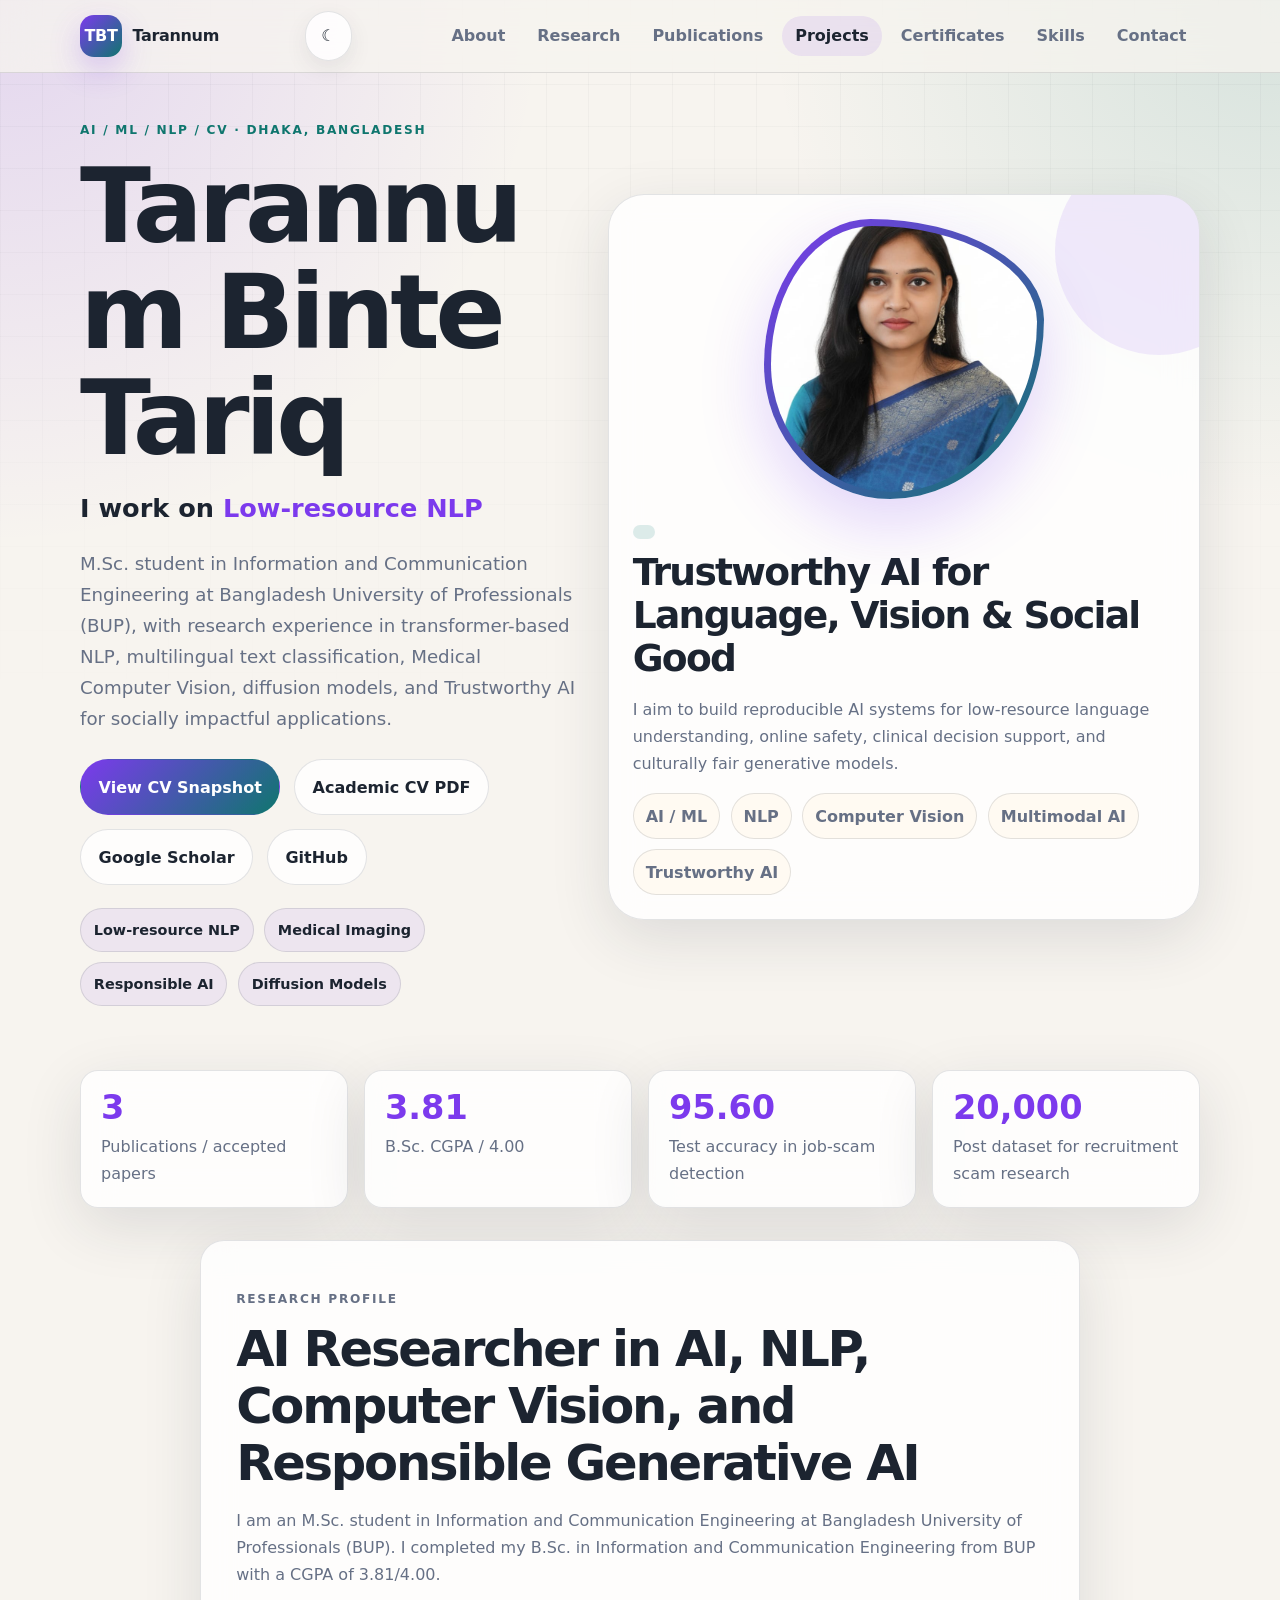
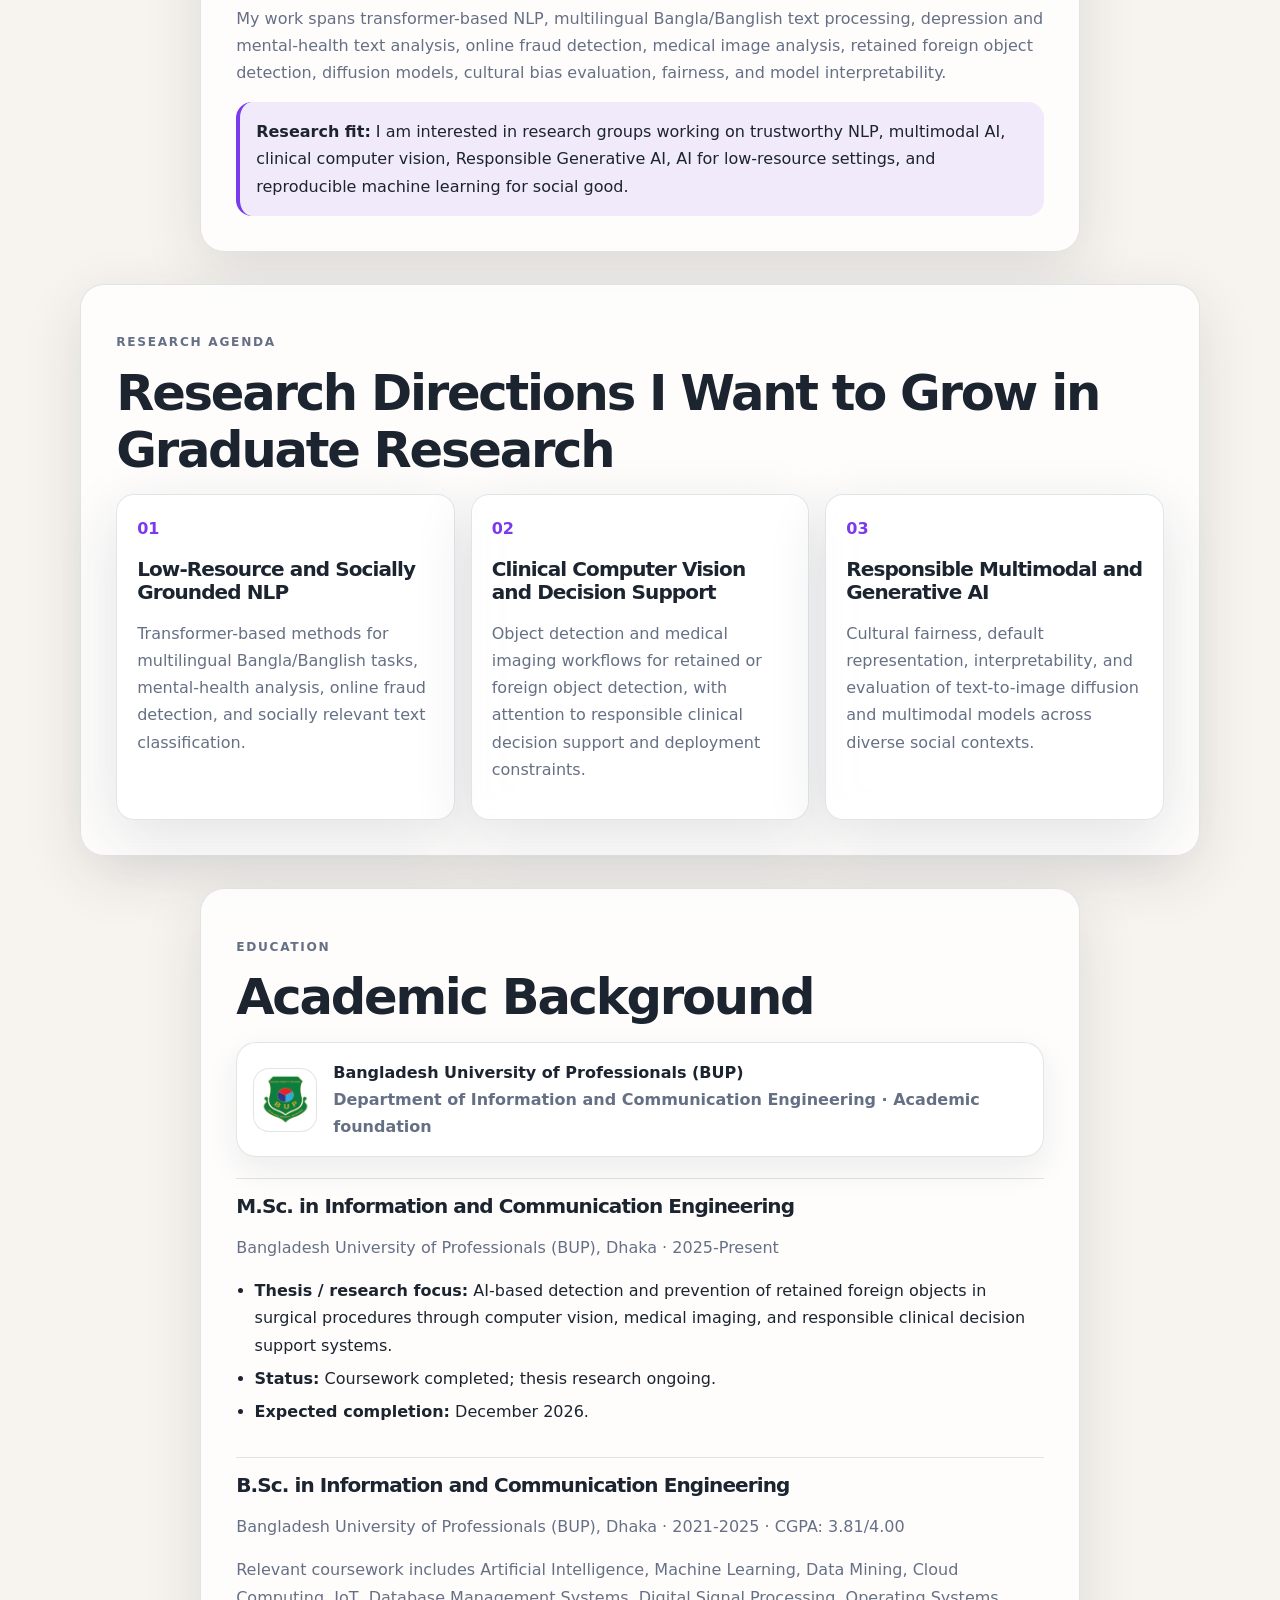
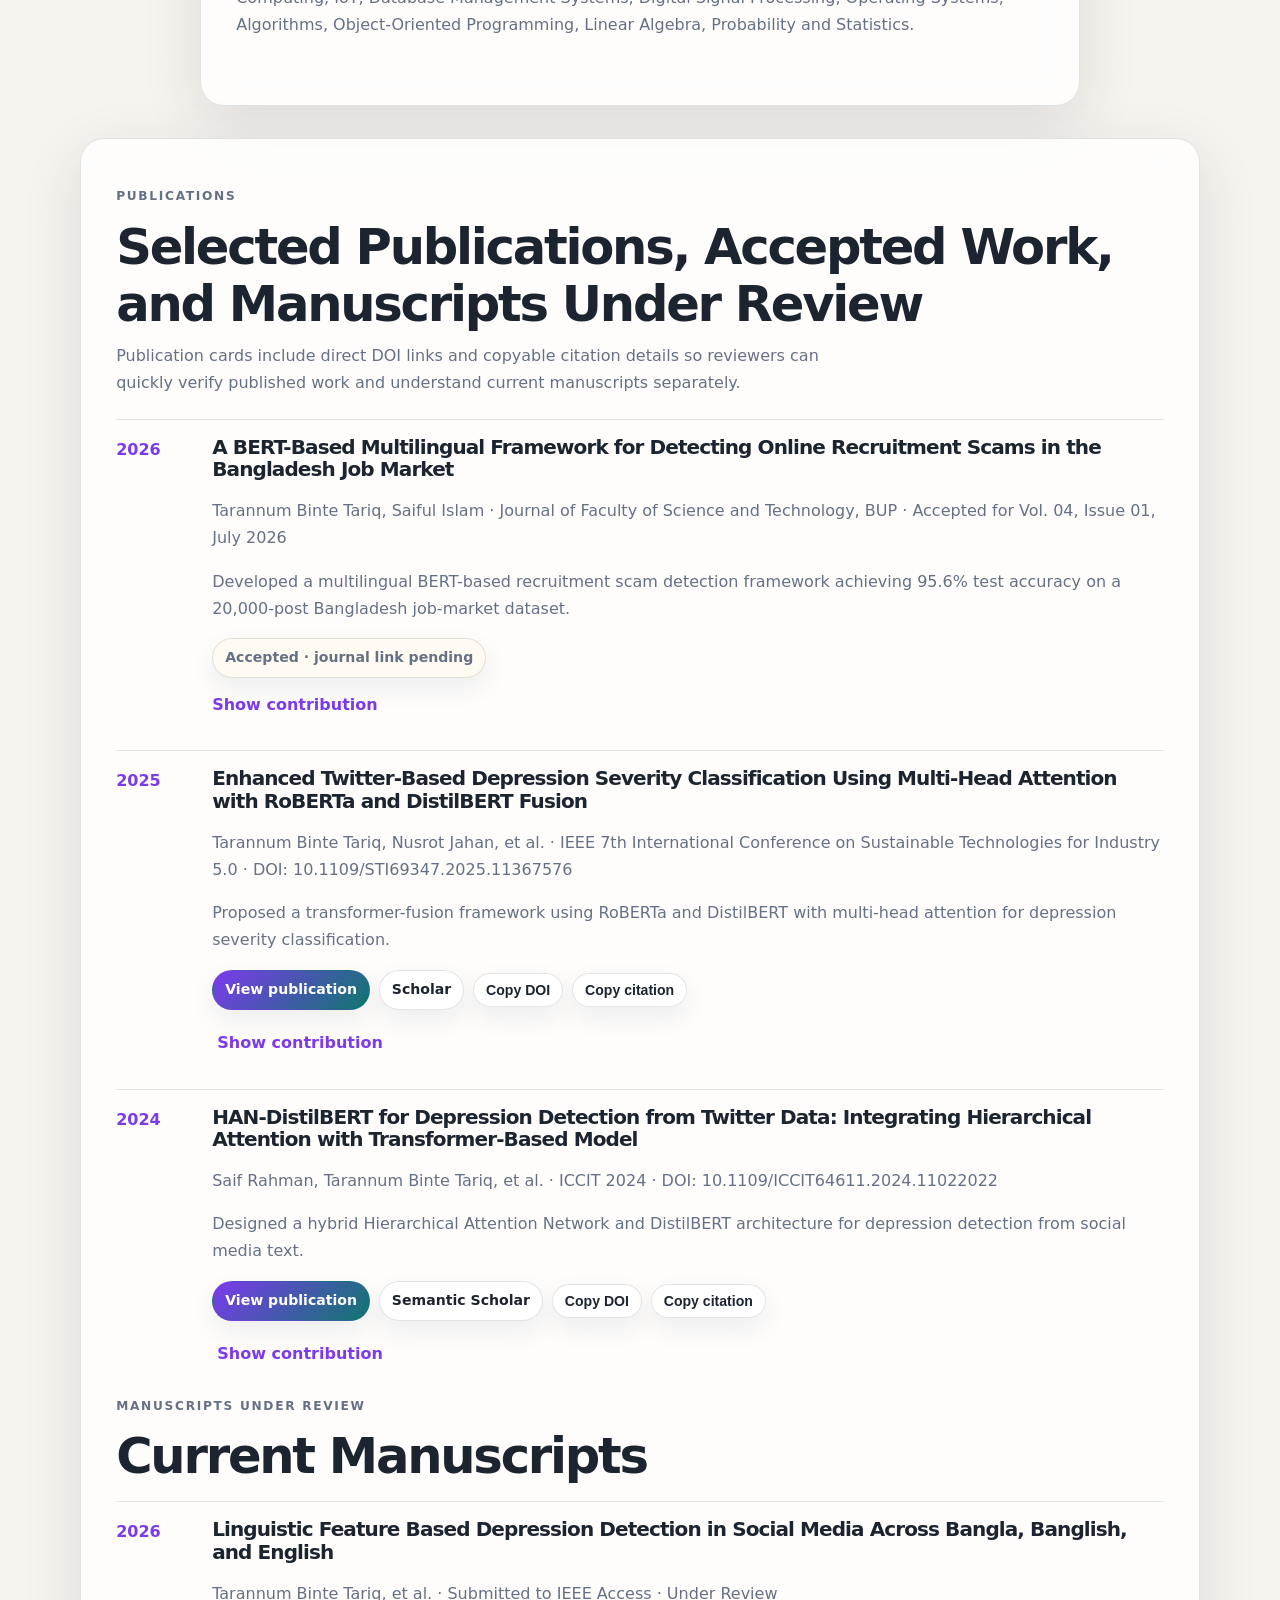
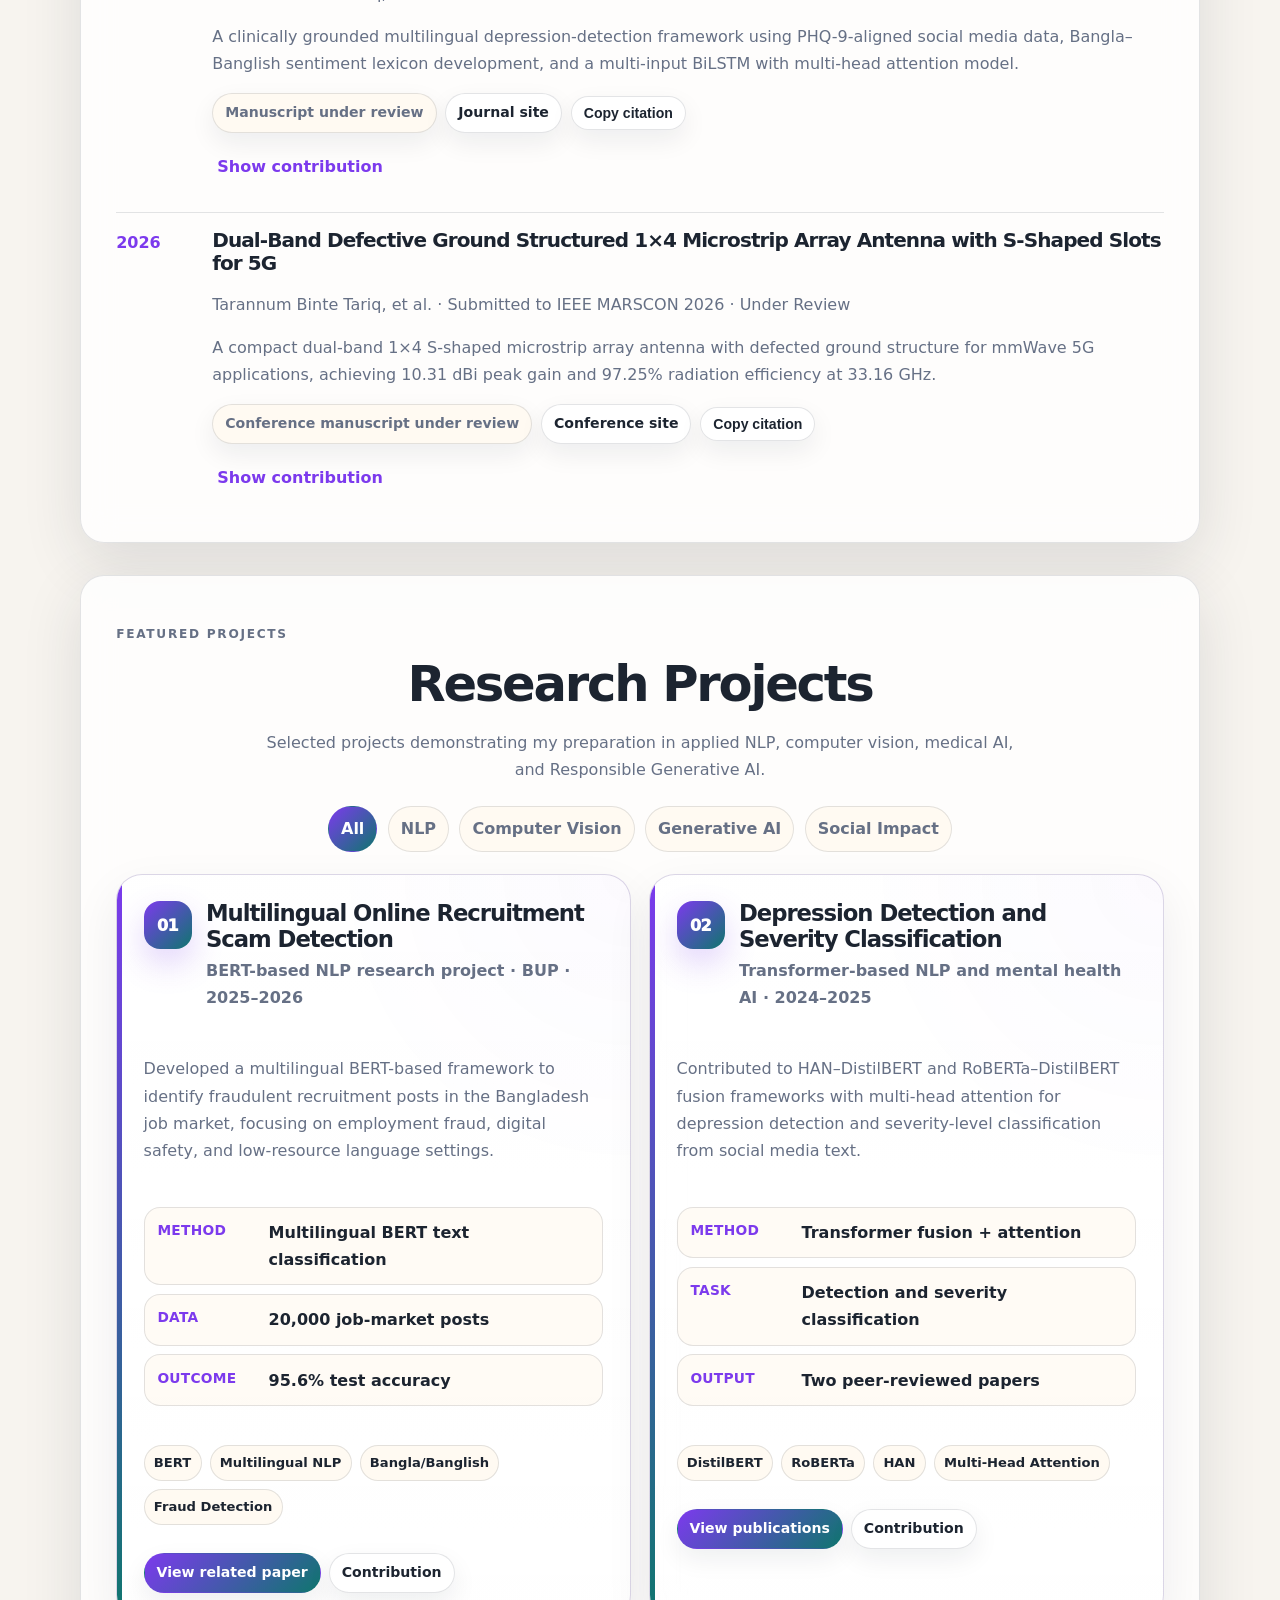
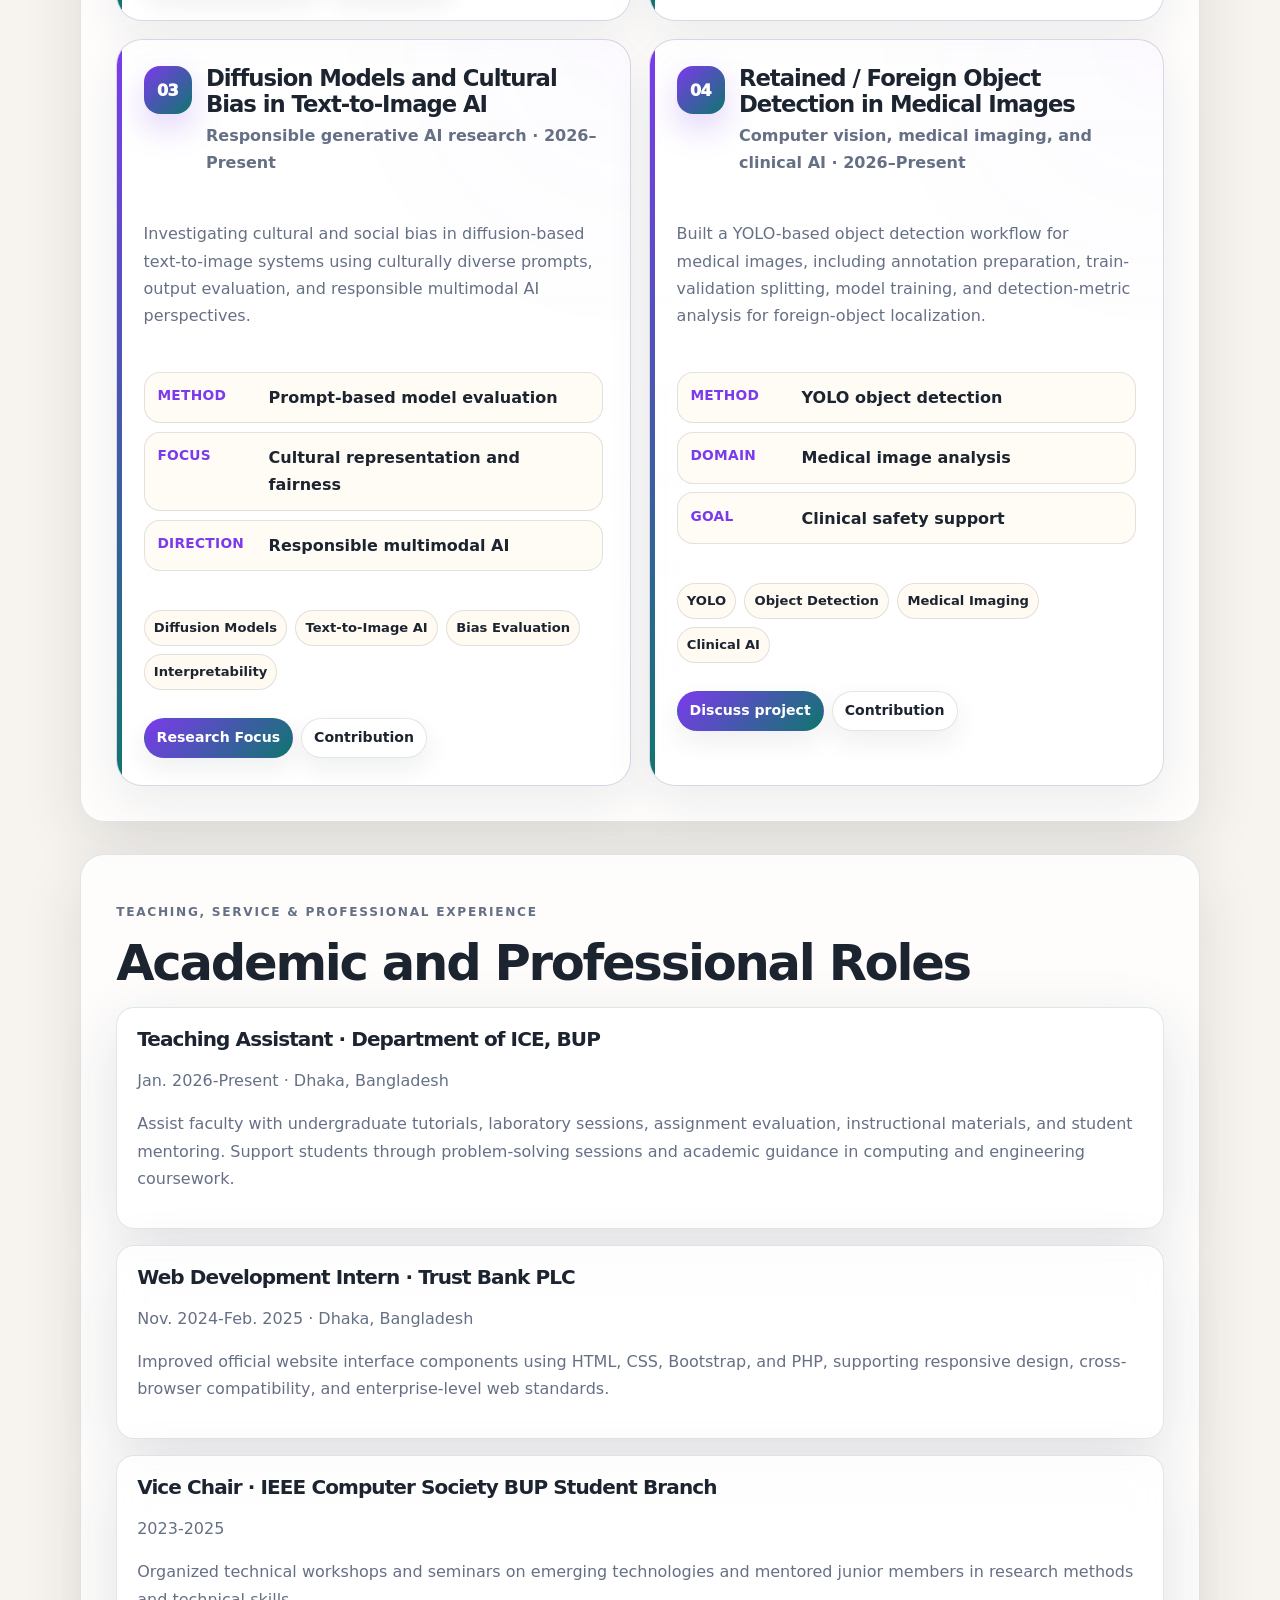
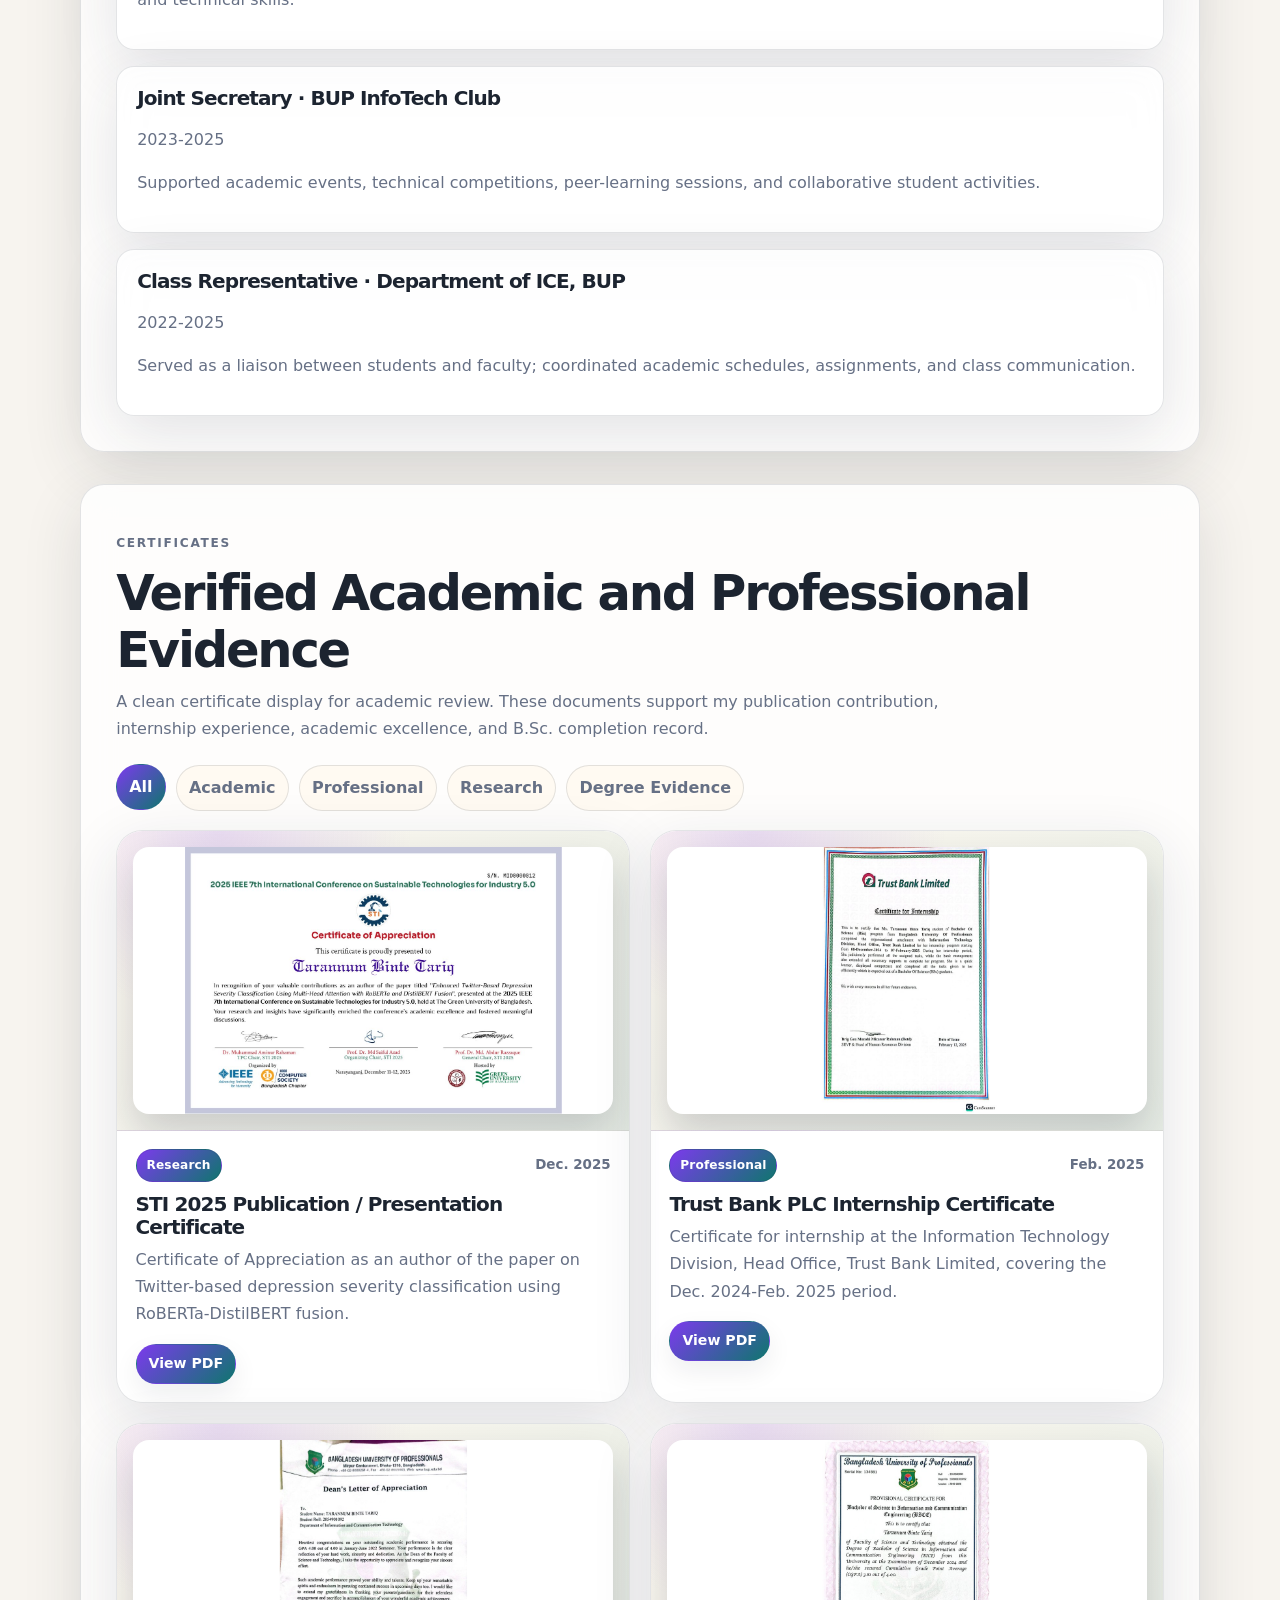
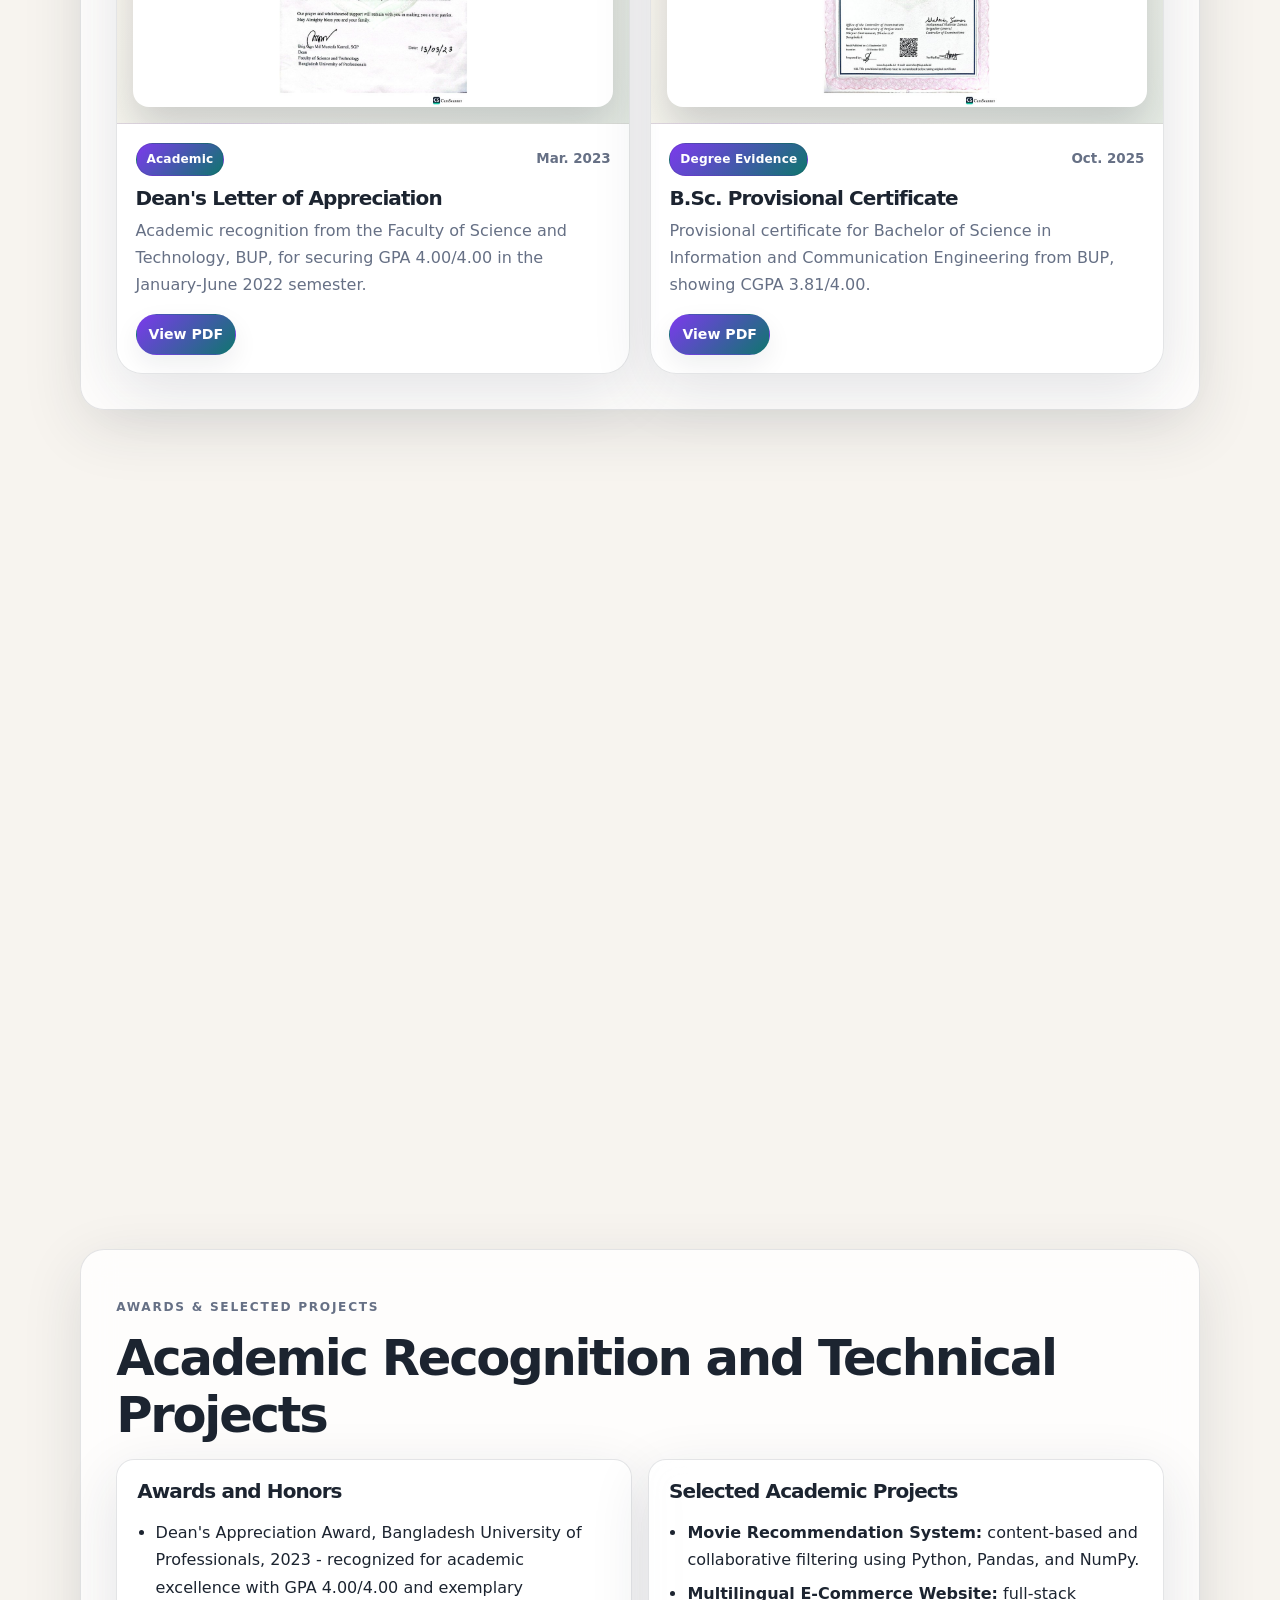
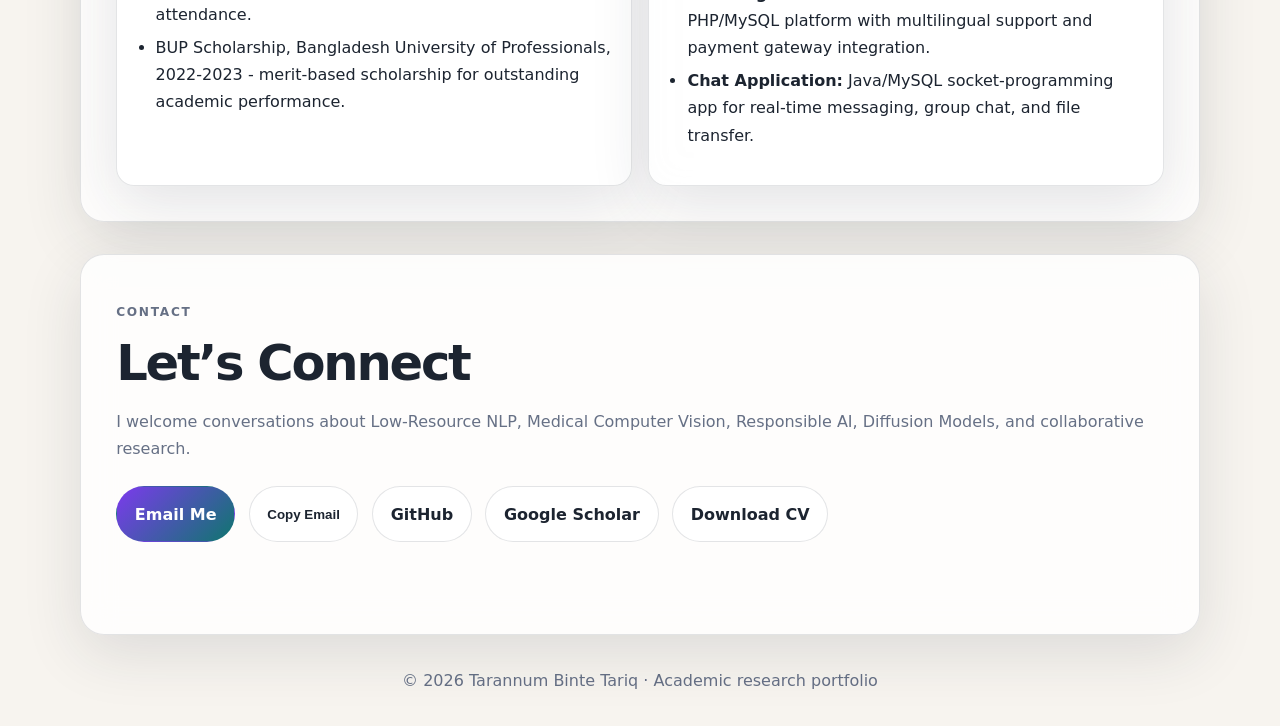
<file: index.html>
<!DOCTYPE html>
<html lang="en" data-theme="light">
<head>
  <meta charset="UTF-8" />
  <meta name="viewport" content="width=device-width, initial-scale=1.0" />
  <meta name="description" content="Academic portfolio of Tarannum Binte Tariq, AI Researcher in AI, ML, NLP, Computer Vision, Medical Imaging, Diffusion Models, and Responsible Generative AI." />
  <meta name="author" content="Tarannum Binte Tariq" />
  <meta property="og:title" content="Tarannum Binte Tariq | AI Research Portfolio" />
  <meta property="og:description" content="Prospective AI Researcher working on Low-Resource NLP, Medical Computer Vision, Trustworthy AI, and Responsible Generative AI." />
  <meta property="og:type" content="website" />
  <title>Tarannum Binte Tariq | Academic Research Portfolio</title>
  <link rel="stylesheet" href="style.css" />
</head>
<body>
  <a class="skip-link" href="#main">Skip to content</a>
  <div class="scroll-progress" aria-hidden="true"></div>

  <header class="site-header">
    <nav class="nav" aria-label="Primary navigation">
      <a class="brand" href="#top" aria-label="Tarannum Binte Tariq home">
        <span class="brand-mark">TBT</span>
        <span class="brand-text">Tarannum</span>
      </a>
      <div class="nav-actions">
        <button class="theme-toggle" type="button" aria-label="Toggle dark mode">☾</button>
        <button class="nav-toggle" type="button" aria-expanded="false" aria-controls="nav-menu">Menu</button>
      </div>
      <ul id="nav-menu" class="nav-menu">
        <li><a href="#about">About</a></li>
        <li><a href="#research">Research</a></li>
        <li><a href="#publications">Publications</a></li>
        <li><a href="#experience">Projects</a></li>
        <li><a href="#certificates">Certificates</a></li>
        <li><a href="#skills">Skills</a></li>
        <li><a href="#contact">Contact</a></li>
      </ul>
    </nav>
  </header>

  <main id="main">
    <section id="top" class="hero section-grid">
      <div class="hero-text reveal">
        <p class="eyebrow">AI / ML / NLP / CV · Dhaka, Bangladesh</p>
        <h1>Tarannum Binte Tariq</h1>
        <p class="hero-role" aria-live="polite">I work on <span id="rotating-role">Responsible Generative AI</span></p>
        <p class="hero-subtitle">
          M.Sc. student in Information and Communication Engineering at Bangladesh University of Professionals (BUP), with research experience in transformer-based NLP, multilingual text classification, Medical Computer Vision, diffusion models, and Trustworthy AI for socially impactful applications.
        </p>
        <div class="hero-actions">
          <a class="button primary" href="cv.html">View CV Snapshot</a>
          <a class="button" href="assets/Tarannum_Binte_Tariq_Academic_CV.pdf" target="_blank" rel="noreferrer">Academic CV PDF</a>
          <a class="button" href="https://scholar.google.com/citations?user=9pcaSxAAAAAJ&hl=en" target="_blank" rel="noreferrer">Google Scholar</a>
          <a class="button" href="https://github.com/twinkletariq" target="_blank" rel="noreferrer">GitHub</a>
        </div>
        <div class="badge-row" aria-label="Research Focus tags">
          <span>Low-resource NLP</span>
          <span>Medical Imaging</span>
          <span>Responsible AI</span>
          <span>Diffusion Models</span>
        </div>
      </div>

      <aside class="hero-card reveal" aria-label="Profile summary">
        <div class="profile-frame">
          <img src="assets/profile.jpg" alt="Portrait of Tarannum Binte Tariq" onerror="this.onerror=null; this.src='assets/profile-placeholder.svg';" />
        </div>
        <div class="status-pill"></div>
        <h2>Trustworthy AI for Language, Vision & Social Good</h2>
        <p>
          I aim to build reproducible AI systems for low-resource language understanding, online safety, clinical decision support, and culturally fair generative models.
        </p>
        <div class="quick-facts" aria-label="Research keywords">
          <span>AI / ML</span>
          <span>NLP</span>
          <span>Computer Vision</span>
          <span>Multimodal AI</span>
          <span>Trustworthy AI</span>
        </div>
      </aside>
    </section>

    <section class="impact-strip reveal" aria-label="Academic highlights">
      <div class="impact-card">
        <strong data-count="3">0</strong>
        <span>Publications / accepted papers</span>
      </div>
      <div class="impact-card">
        <strong data-count="3.81">0</strong>
        <span>B.Sc. CGPA / 4.00</span>
      </div>
      <div class="impact-card">
        <strong data-count="95.6">0</strong>
        <span>Test accuracy in job-scam detection</span>
      </div>
      <div class="impact-card">
        <strong data-count="20000">0</strong>
        <span>Post dataset for recruitment scam research</span>
      </div>
    </section>

    <section id="about" class="section narrow reveal">
      <p class="section-kicker">Research Profile</p>
      <h2>AI Researcher in AI, NLP, Computer Vision, and Responsible Generative AI</h2>
      <p>
        I am an M.Sc. student in Information and Communication Engineering at Bangladesh University of Professionals (BUP). I completed my B.Sc. in Information and Communication Engineering from BUP with a CGPA of 3.81/4.00.
      </p>
      <p>
        My work spans transformer-based NLP, multilingual Bangla/Banglish text processing, depression and mental-health text analysis, online fraud detection, medical image analysis, retained foreign object detection, diffusion models, cultural bias evaluation, fairness, and model interpretability.
      </p>
      <div class="callout">
        <strong>Research fit:</strong> I am interested in research groups working on trustworthy NLP, multimodal AI, clinical computer vision, Responsible Generative AI, AI for low-resource settings, and reproducible machine learning for social good.
      </div>
    </section>

    <section id="research" class="section reveal">
      <p class="section-kicker">Research Agenda</p>
      <h2>Research Directions I Want to Grow in Graduate Research</h2>
      <div class="card-grid three">
        <article class="card interactive-card">
          <span class="card-icon">01</span>
          <h3>Low-Resource and Socially Grounded NLP</h3>
          <p>
            Transformer-based methods for multilingual Bangla/Banglish tasks, mental-health analysis, online fraud detection, and socially relevant text classification.
          </p>
        </article>
        <article class="card interactive-card">
          <span class="card-icon">02</span>
          <h3>Clinical Computer Vision and Decision Support</h3>
          <p>
            Object detection and medical imaging workflows for retained or foreign object detection, with attention to responsible clinical decision support and deployment constraints.
          </p>
        </article>
        <article class="card interactive-card">
          <span class="card-icon">03</span>
          <h3>Responsible Multimodal and Generative AI</h3>
          <p>
            Cultural fairness, default representation, interpretability, and evaluation of text-to-image diffusion and multimodal models across diverse social contexts.
          </p>
        </article>
      </div>
    </section>

    <section class="section narrow reveal">
      <p class="section-kicker">Education</p>
      <h2>Academic Background</h2>
      <div class="institution-strip education-institution-card">
        <img src="assets/logos/bup-logo.png" alt="Bangladesh University of Professionals logo" loading="lazy" />
        <div>
          <strong>Bangladesh University of Professionals (BUP)</strong>
          <span>Department of Information and Communication Engineering · Academic foundation</span>
        </div>
      </div>
      <div class="cv-item">
        <h3>M.Sc. in Information and Communication Engineering</h3>
        <p class="meta">Bangladesh University of Professionals (BUP), Dhaka · 2025-Present</p>
        <ul>
          <li><strong>Thesis / research focus:</strong> AI-based detection and prevention of retained foreign objects in surgical procedures through computer vision, medical imaging, and responsible clinical decision support systems.</li>
          <li><strong>Status:</strong> Coursework completed; thesis research ongoing.</li>
          <li><strong>Expected completion:</strong> December 2026.</li>
        </ul>
      </div>
      <div class="cv-item">
        <h3>B.Sc. in Information and Communication Engineering</h3>
        <p class="meta">Bangladesh University of Professionals (BUP), Dhaka · 2021-2025 · CGPA: 3.81/4.00</p>
        <p>
          Relevant coursework includes Artificial Intelligence, Machine Learning, Data Mining, Cloud Computing, IoT, Database Management Systems, Digital Signal Processing, Operating Systems, Algorithms, Object-Oriented Programming, Linear Algebra, Probability and Statistics.
        </p>
      </div>
    </section>

    <section id="publications" class="section reveal">
      <p class="section-kicker">Publications</p>
      <h2>Selected Publications, Accepted Work, and Manuscripts Under Review</h2>
      <p class="section-lead">Publication cards include direct DOI links and copyable citation details so reviewers can quickly verify published work and understand current manuscripts separately.</p>
      <div class="timeline">
        <article class="timeline-item">
          <span class="year">2026</span>
          <div>
            <h3>A BERT-Based Multilingual Framework for Detecting Online Recruitment Scams in the Bangladesh Job Market</h3>
            <p class="meta">Tarannum Binte Tariq, Saiful Islam · Journal of Faculty of Science and Technology, BUP · Accepted for Vol. 04, Issue 01, July 2026</p>
            <p class="publication-summary">
              Developed a multilingual BERT-based recruitment scam detection framework achieving 95.6% test accuracy on a 20,000-post Bangladesh job-market dataset.
            </p>
            <div class="publication-actions" aria-label="Publication links">
              <span class="pub-status">Accepted · journal link pending</span>
            </div>
            <button class="small-link details-toggle" type="button">Show contribution</button>
            <p class="details-panel">Contribution: multilingual transformer-based framework development, dataset preparation, experimental evaluation, result interpretation, and manuscript preparation for applied online safety research.</p>
          </div>
        </article>
        <article class="timeline-item">
          <span class="year">2025</span>
          <div>
            <h3>Enhanced Twitter-Based Depression Severity Classification Using Multi-Head Attention with RoBERTa and DistilBERT Fusion</h3>
            <p class="meta">Tarannum Binte Tariq, Nusrot Jahan, et al. · IEEE 7th International Conference on Sustainable Technologies for Industry 5.0 · DOI: 10.1109/STI69347.2025.11367576</p>
            <p class="publication-summary">
              Proposed a transformer-fusion framework using RoBERTa and DistilBERT with multi-head attention for depression severity classification.
            </p>
            <div class="publication-actions" aria-label="Publication links">
              <a class="pub-button primary" href="https://doi.org/10.1109/STI69347.2025.11367576" target="_blank" rel="noreferrer">View publication</a>
              <a class="pub-button" href="https://scholar.google.com/citations?user=9pcaSxAAAAAJ&hl=en" target="_blank" rel="noreferrer">Scholar</a>
              <button class="pub-button copy-link" type="button" data-copy="10.1109/STI69347.2025.11367576">Copy DOI</button>
              <button class="pub-button copy-link" type="button" data-copy="Tarannum Binte Tariq, Nusrot Jahan, et al., Enhanced Twitter-Based Depression Severity Classification Using Multi-Head Attention with RoBERTa and DistilBERT Fusion, 2025 IEEE 7th International Conference on Sustainable Technologies for Industry 5.0. DOI: 10.1109/STI69347.2025.11367576">Copy citation</button>
            </div>
            <span class="copy-feedback" aria-live="polite"></span>
            <button class="small-link details-toggle" type="button">Show contribution</button>
            <p class="details-panel">Contribution: model design, preprocessing, training, evaluation, and severity-level analysis for mental-health related NLP; reported 96% accuracy in the CV.</p>
          </div>
        </article>
        <article class="timeline-item">
          <span class="year">2024</span>
          <div>
            <h3>HAN-DistilBERT for Depression Detection from Twitter Data: Integrating Hierarchical Attention with Transformer-Based Model</h3>
            <p class="meta">Saif Rahman, Tarannum Binte Tariq, et al. · ICCIT 2024 · DOI: 10.1109/ICCIT64611.2024.11022022</p>
            <p class="publication-summary">
              Designed a hybrid Hierarchical Attention Network and DistilBERT architecture for depression detection from social media text.
            </p>
            <div class="publication-actions" aria-label="Publication links">
              <a class="pub-button primary" href="https://doi.org/10.1109/ICCIT64611.2024.11022022" target="_blank" rel="noreferrer">View publication</a>
              <a class="pub-button" href="https://www.semanticscholar.org/paper/c200dbe34da391c05b7d21a915e6dcd9e8d8c23c" target="_blank" rel="noreferrer">Semantic Scholar</a>
              <button class="pub-button copy-link" type="button" data-copy="10.1109/ICCIT64611.2024.11022022">Copy DOI</button>
              <button class="pub-button copy-link" type="button" data-copy="Saif Rahman, Tarannum Binte Tariq, et al., HAN-DistilBERT for Depression Detection from Twitter Data: Integrating Hierarchical Attention with Transformer-Based Model, ICCIT 2024. DOI: 10.1109/ICCIT64611.2024.11022022">Copy citation</button>
            </div>
            <span class="copy-feedback" aria-live="polite"></span>
            <button class="small-link details-toggle" type="button">Show contribution</button>
            <p class="details-panel">Contribution: hybrid HAN-DistilBERT model design, data preprocessing, model training, evaluation, and result analysis.</p>
          </div>
        </article>
      </div>

      <div class="manuscript-divider" aria-hidden="true"></div>
      <p class="section-kicker">Manuscripts Under Review</p>
      <h2>Current Manuscripts</h2>
      <div class="timeline">
        <article class="timeline-item">
          <span class="year">2026</span>
          <div>
            <h3>Linguistic Feature Based Depression Detection in Social Media Across Bangla, Banglish, and English</h3>
            <p class="meta">Tarannum Binte Tariq, et al. · Submitted to IEEE Access · Under Review</p>
            <p class="publication-summary">
              A clinically grounded multilingual depression-detection framework using PHQ-9-aligned social media data, Bangla–Banglish sentiment lexicon development, and a multi-input BiLSTM with multi-head attention model.
            </p>
            <div class="publication-actions" aria-label="Manuscript status and citation tools">
              <span class="pub-status">Manuscript under review</span>
              <a class="pub-button" href="https://ieeeaccess.ieee.org/" target="_blank" rel="noreferrer">Journal site</a>
              <button class="pub-button copy-link" type="button" data-copy="Tarannum Binte Tariq, et al., Linguistic Feature Based Depression Detection in Social Media Across Bangla, Banglish, and English. Submitted to IEEE Access, under review.">Copy citation</button>
            </div>
            <span class="copy-feedback" aria-live="polite"></span>
            <button class="small-link details-toggle" type="button">Show contribution</button>
            <p class="details-panel">Contribution: multilingual depression-detection framework design, PHQ-9-aligned dataset preparation, Bangla–Banglish lexicon development, feature analysis, model evaluation, and manuscript preparation.</p>
          </div>
        </article>

        <article class="timeline-item">
          <span class="year">2026</span>
          <div>
            <h3>Dual-Band Defective Ground Structured 1×4 Microstrip Array Antenna with S-Shaped Slots for 5G</h3>
            <p class="meta">Tarannum Binte Tariq, et al. · Submitted to IEEE MARSCON 2026 · Under Review</p>
            <p class="publication-summary">
              A compact dual-band 1×4 S-shaped microstrip array antenna with defected ground structure for mmWave 5G applications, achieving 10.31 dBi peak gain and 97.25% radiation efficiency at 33.16 GHz.
            </p>
            <div class="publication-actions" aria-label="Manuscript status and citation tools">
              <span class="pub-status">Conference manuscript under review</span>
              <a class="pub-button" href="https://r10.ieee.org/bd-aps-mtts/marscon/" target="_blank" rel="noreferrer">Conference site</a>
              <button class="pub-button copy-link" type="button" data-copy="Tarannum Binte Tariq, et al., Dual-Band Defective Ground Structured 1×4 Microstrip Array Antenna with S-Shaped Slots for 5G. Submitted to IEEE MARSCON 2026, under review.">Copy citation</button>
            </div>
            <span class="copy-feedback" aria-live="polite"></span>
            <button class="small-link details-toggle" type="button">Show contribution</button>
            <p class="details-panel">Contribution: antenna design analysis, dual-band performance evaluation, DGS-based impedance matching discussion, result interpretation, and manuscript preparation for mmWave 5G antenna research.</p>
          </div>
        </article>
      </div>
    </section>


    <section id="experience" class="section reveal research-projects-clean">
      <p class="section-kicker">Featured Projects</p>
      <h2>Research Projects</h2>
      <p class="section-lead">Selected projects demonstrating my preparation in applied NLP, computer vision, medical AI, and Responsible Generative AI.</p>

      <div class="filter-bar" aria-label="Project filters">
        <button class="filter-button active" type="button" data-filter="all">All</button>
        <button class="filter-button" type="button" data-filter="nlp">NLP</button>
        <button class="filter-button" type="button" data-filter="cv">Computer Vision</button>
        <button class="filter-button" type="button" data-filter="genai">Generative AI</button>
        <button class="filter-button" type="button" data-filter="social">Social Impact</button>
      </div>

      <div class="research-card-grid">
        <article class="research-project-card project-card" data-category="nlp social">
          <div class="research-card-top">
            <span class="project-index">01</span>
            <div>
              <h3>Multilingual Online Recruitment Scam Detection</h3>
              <p>BERT-based NLP research project · BUP · 2025–2026</p>
            </div>
          </div>
          <p class="project-summary">
            Developed a multilingual BERT-based framework to identify fraudulent recruitment posts in the Bangladesh job market, focusing on employment fraud, digital safety, and low-resource language settings.
          </p>
          <div class="research-matrix">
            <div><strong>Method</strong><span>Multilingual BERT text classification</span></div>
            <div><strong>Data</strong><span>20,000 job-market posts</span></div>
            <div><strong>Outcome</strong><span>95.6% test accuracy</span></div>
          </div>
          <div class="tech-stack">
            <span>BERT</span><span>Multilingual NLP</span><span>Bangla/Banglish</span><span>Fraud Detection</span>
          </div>
          <div class="project-actions">
            <a class="pub-button primary" href="#publications">View related paper</a>
            <button class="pub-button details-toggle" type="button">Contribution</button>
            <p class="details-panel">Developed the framework, prepared the dataset pipeline, trained and evaluated the model, and analyzed results for publication.</p>
          </div>
        </article>

        <article class="research-project-card project-card" data-category="nlp social">
          <div class="research-card-top">
            <span class="project-index">02</span>
            <div>
              <h3>Depression Detection and Severity Classification</h3>
              <p>Transformer-based NLP and mental health AI · 2024–2025</p>
            </div>
          </div>
          <p class="project-summary">
            Contributed to HAN–DistilBERT and RoBERTa–DistilBERT fusion frameworks with multi-head attention for depression detection and severity-level classification from social media text.
          </p>
          <div class="research-matrix">
            <div><strong>Method</strong><span>Transformer fusion + attention</span></div>
            <div><strong>Task</strong><span>Detection and severity classification</span></div>
            <div><strong>Output</strong><span>Two peer-reviewed papers</span></div>
          </div>
          <div class="tech-stack">
            <span>DistilBERT</span><span>RoBERTa</span><span>HAN</span><span>Multi-Head Attention</span>
          </div>
          <div class="project-actions">
            <a class="pub-button primary" href="#publications">View publications</a>
            <button class="pub-button details-toggle" type="button">Contribution</button>
            <p class="details-panel">Supported preprocessing, architecture development, training, evaluation, result analysis, and manuscript preparation.</p>
          </div>
        </article>

        <article class="research-project-card project-card" data-category="genai social">
          <div class="research-card-top">
            <span class="project-index">03</span>
            <div>
              <h3>Diffusion Models and Cultural Bias in Text-to-Image AI</h3>
              <p>Responsible generative AI research · 2026–Present</p>
            </div>
          </div>
          <p class="project-summary">
            Investigating cultural and social bias in diffusion-based text-to-image systems using culturally diverse prompts, output evaluation, and responsible multimodal AI perspectives.
          </p>
          <div class="research-matrix">
            <div><strong>Method</strong><span>Prompt-based model evaluation</span></div>
            <div><strong>Focus</strong><span>Cultural representation and fairness</span></div>
            <div><strong>Direction</strong><span>Responsible multimodal AI</span></div>
          </div>
          <div class="tech-stack">
            <span>Diffusion Models</span><span>Text-to-Image AI</span><span>Bias Evaluation</span><span>Interpretability</span>
          </div>
          <div class="project-actions">
            <a class="pub-button primary" href="#research">Research Focus</a>
            <button class="pub-button details-toggle" type="button">Contribution</button>
            <p class="details-panel">Exploring culturally diverse prompt design, visual representation analysis, and fairness-centered evaluation directions for generative AI.</p>
          </div>
        </article>

        <article class="research-project-card project-card" data-category="cv social">
          <div class="research-card-top">
            <span class="project-index">04</span>
            <div>
              <h3>Retained / Foreign Object Detection in Medical Images</h3>
              <p>Computer vision, medical imaging, and clinical AI · 2026–Present</p>
            </div>
          </div>
          <p class="project-summary">
            Built a YOLO-based object detection workflow for medical images, including annotation preparation, train-validation splitting, model training, and detection-metric analysis for foreign-object localization.
          </p>
          <div class="research-matrix">
            <div><strong>Method</strong><span>YOLO object detection</span></div>
            <div><strong>Domain</strong><span>Medical image analysis</span></div>
            <div><strong>Goal</strong><span>Clinical safety support</span></div>
          </div>
          <div class="tech-stack">
            <span>YOLO</span><span>Object Detection</span><span>Medical Imaging</span><span>Clinical AI</span>
          </div>
          <div class="project-actions">
            <a class="pub-button primary" href="#contact">Discuss project</a>
            <button class="pub-button details-toggle" type="button">Contribution</button>
            <p class="details-panel">Prepared annotations, organized train-validation splits, trained the model, reviewed detection metrics, and framed the work for responsible clinical decision support.</p>
          </div>
        </article>
      </div>
    </section>

    <section class="section reveal">
      <p class="section-kicker">Teaching, Service & Professional Experience</p>
      <h2>Academic and Professional Roles</h2>
      <div class="experience-list">
        <article class="experience-card">
          <h3>Teaching Assistant · Department of ICE, BUP</h3>
          <p class="meta">Jan. 2026-Present · Dhaka, Bangladesh</p>
          <p>Assist faculty with undergraduate tutorials, laboratory sessions, assignment evaluation, instructional materials, and student mentoring. Support students through problem-solving sessions and academic guidance in computing and engineering coursework.</p>
        </article>
        <article class="experience-card">
          <h3>Web Development Intern · Trust Bank PLC</h3>
          <p class="meta">Nov. 2024-Feb. 2025 · Dhaka, Bangladesh</p>
          <p>Improved official website interface components using HTML, CSS, Bootstrap, and PHP, supporting responsive design, cross-browser compatibility, and enterprise-level web standards.</p>
        </article>
        <article class="experience-card">
          <h3>Vice Chair · IEEE Computer Society BUP Student Branch</h3>
          <p class="meta">2023-2025</p>
          <p>Organized technical workshops and seminars on emerging technologies and mentored junior members in research methods and technical skills.</p>
        </article>
        <article class="experience-card">
          <h3>Joint Secretary · BUP InfoTech Club</h3>
          <p class="meta">2023-2025</p>
          <p>Supported academic events, technical competitions, peer-learning sessions, and collaborative student activities.</p>
        </article>
        <article class="experience-card">
          <h3>Class Representative · Department of ICE, BUP</h3>
          <p class="meta">2022-2025</p>
          <p>Served as a liaison between students and faculty; coordinated academic schedules, assignments, and class communication.</p>
        </article>
      </div>
    </section>


    <section id="certificates" class="section reveal certificates-section certificate-showcase">
      <p class="section-kicker">Certificates</p>
      <h2>Verified Academic and Professional Evidence</h2>
      <p class="section-lead">A clean certificate display for academic review. These documents support my publication contribution, internship experience, academic excellence, and B.Sc. completion record.</p>

      <div class="cert-filter-bar" aria-label="Certificate filters">
        <button class="cert-filter-button active" type="button" data-cert-filter="all">All</button>
        <button class="cert-filter-button" type="button" data-cert-filter="academic">Academic</button>
        <button class="cert-filter-button" type="button" data-cert-filter="professional">Professional</button>
        <button class="cert-filter-button" type="button" data-cert-filter="research">Research</button>
        <button class="cert-filter-button" type="button" data-cert-filter="degree">Degree Evidence</button>
      </div>

      <div class="certificate-grid certificate-display-grid">
        <article class="certificate-card certificate-document-card" data-cert-category="research academic">
          <a class="certificate-image-link" href="assets/certificates/sti-2025-publication-certificate.pdf" target="_blank" rel="noreferrer" aria-label="Open STI 2025 publication certificate PDF">
            <img src="assets/certificates/thumbnails/sti-2025-publication-certificate.jpg" alt="STI 2025 certificate of appreciation for Tarannum Binte Tariq" loading="lazy" />
          </a>
          <div class="certificate-body">
            <div class="certificate-meta-row">
              <span class="certificate-tag">Research</span>
              <span class="certificate-date">Dec. 2025</span>
            </div>
            <h3>STI 2025 Publication / Presentation Certificate</h3>
            <p>Certificate of Appreciation as an author of the paper on Twitter-based depression severity classification using RoBERTa-DistilBERT fusion.</p>
            <div class="certificate-actions">
              <a class="pub-button primary" href="assets/certificates/sti-2025-publication-certificate.pdf" target="_blank" rel="noreferrer">View PDF</a>
            </div>
          </div>
        </article>

        <article class="certificate-card certificate-document-card" data-cert-category="professional">
          <a class="certificate-image-link" href="assets/certificates/trust-bank-internship-certificate.pdf" target="_blank" rel="noreferrer" aria-label="Open Trust Bank internship certificate PDF">
            <img src="assets/certificates/thumbnails/trust-bank-internship-certificate.jpg" alt="Trust Bank Limited certificate for internship for Tarannum Binte Tariq" loading="lazy" />
          </a>
          <div class="certificate-body">
            <div class="certificate-meta-row">
              <span class="certificate-tag">Professional</span>
              <span class="certificate-date">Feb. 2025</span>
            </div>
            <h3>Trust Bank PLC Internship Certificate</h3>
            <p>Certificate for internship at the Information Technology Division, Head Office, Trust Bank Limited, covering the Dec. 2024-Feb. 2025 period.</p>
            <div class="certificate-actions">
              <a class="pub-button primary" href="assets/certificates/trust-bank-internship-certificate.pdf" target="_blank" rel="noreferrer">View PDF</a>
            </div>
          </div>
        </article>

        <article class="certificate-card certificate-document-card" data-cert-category="academic">
          <a class="certificate-image-link" href="assets/certificates/deans-appreciation-award.pdf" target="_blank" rel="noreferrer" aria-label="Open Dean's Appreciation Award PDF">
            <img src="assets/certificates/thumbnails/deans-appreciation-award.jpg" alt="Dean's Letter of Appreciation from Bangladesh University of Professionals" loading="lazy" />
          </a>
          <div class="certificate-body">
            <div class="certificate-meta-row">
              <span class="certificate-tag">Academic</span>
              <span class="certificate-date">Mar. 2023</span>
            </div>
            <h3>Dean's Letter of Appreciation</h3>
            <p>Academic recognition from the Faculty of Science and Technology, BUP, for securing GPA 4.00/4.00 in the January-June 2022 semester.</p>
            <div class="certificate-actions">
              <a class="pub-button primary" href="assets/certificates/deans-appreciation-award.pdf" target="_blank" rel="noreferrer">View PDF</a>
            </div>
          </div>
        </article>

        <article class="certificate-card certificate-document-card" data-cert-category="academic degree">
          <a class="certificate-image-link" href="assets/certificates/bsc-provisional-certificate.pdf" target="_blank" rel="noreferrer" aria-label="Open B.Sc. provisional certificate PDF">
            <img src="assets/certificates/thumbnails/bsc-provisional-certificate.jpg" alt="B.Sc. provisional certificate from Bangladesh University of Professionals" loading="lazy" />
          </a>
          <div class="certificate-body">
            <div class="certificate-meta-row">
              <span class="certificate-tag">Degree Evidence</span>
              <span class="certificate-date">Oct. 2025</span>
            </div>
            <h3>B.Sc. Provisional Certificate</h3>
            <p>Provisional certificate for Bachelor of Science in Information and Communication Engineering from BUP, showing CGPA 3.81/4.00.</p>
            <div class="certificate-actions">
              <a class="pub-button primary" href="assets/certificates/bsc-provisional-certificate.pdf" target="_blank" rel="noreferrer">View PDF</a>
            </div>
          </div>
        </article>
      </div>
    </section>

    <section id="skills" class="section reveal">
      <p class="section-kicker">Technical Research Skills</p>
      <h2>Tools and Methods</h2>
      <div class="skill-groups">
        <div>
          <h3>Programming</h3>
          <p>Python, Java, C, C++, JavaScript, PHP</p>
        </div>
        <div>
          <h3>Machine Learning & NLP</h3>
          <p>BERT, DistilBERT, RoBERTa, Hierarchical Attention Networks, transformer-based text classification, sentiment analysis, multilingual NLP, mental-health text analysis.</p>
        </div>
        <div>
          <h3>Computer Vision & Generative AI</h3>
          <p>YOLO, object detection, Vision Transformers, diffusion models, multimodal learning, text-to-image model evaluation, Responsible Generative AI.</p>
        </div>
        <div>
          <h3>Data, Experimentation & Tools</h3>
          <p>Pandas, NumPy, PySpark, Kaggle, Jupyter Notebook, GitHub, Visual Studio Code, LaTeX, Microsoft Office.</p>
        </div>
        <div>
          <h3>Web, Database & SQA</h3>
          <p>MySQL, HTML5, CSS, Bootstrap, Selenium WebDriver, Playwright, automated testing.</p>
        </div>
      </div>
      <div class="skill-cloud">
        <span>Python</span><span>BERT</span><span>RoBERTa</span><span>DistilBERT</span><span>HAN</span><span>YOLO</span><span>Vision Transformers</span><span>Diffusion Models</span><span>Multimodal AI</span><span>Responsible AI</span><span>PySpark</span><span>Kaggle</span><span>LaTeX</span><span>GitHub</span><span>MySQL</span><span>Selenium</span>
      </div>
    </section>

    <section class="section reveal">
      <p class="section-kicker">Awards & Selected Projects</p>
      <h2>Academic Recognition and Technical Projects</h2>
      <div class="card-grid two">
        <article class="card interactive-card">
          <h3>Awards and Honors</h3>
          <ul>
            <li>Dean's Appreciation Award, Bangladesh University of Professionals, 2023 - recognized for academic excellence with GPA 4.00/4.00 and exemplary attendance.</li>
            <li>BUP Scholarship, Bangladesh University of Professionals, 2022-2023 - merit-based scholarship for outstanding academic performance.</li>
          </ul>
        </article>
        <article class="card interactive-card">
          <h3>Selected Academic Projects</h3>
          <ul>
            <li><strong>Movie Recommendation System:</strong> content-based and collaborative filtering using Python, Pandas, and NumPy.</li>
            <li><strong>Multilingual E-Commerce Website:</strong> full-stack PHP/MySQL platform with multilingual support and payment gateway integration.</li>
            <li><strong>Chat Application:</strong> Java/MySQL socket-programming app for real-time messaging, group chat, and file transfer.</li>
          </ul>
        </article>
      </div>
    </section>

    <section id="contact" class="section contact-section reveal">
      <p class="section-kicker">Contact</p>
      <h2>Let’s Connect</h2>
      <p>
      I welcome conversations about Low-Resource NLP, Medical Computer Vision, Responsible AI, Diffusion Models, and collaborative research.
      </p>
      <div class="contact-actions">
        <a class="button primary" href="mailto:twinkletariq286@gmail.com">Email Me</a>
        <button class="button" id="copy-email" type="button" data-email="twinkletariq286@gmail.com">Copy Email</button>
        <a class="button" href="https://github.com/twinkletariq" target="_blank" rel="noreferrer">GitHub</a>
        <a class="button" href="https://scholar.google.com/citations?user=9pcaSxAAAAAJ&hl=en" target="_blank" rel="noreferrer">Google Scholar</a>
        <a class="button" href="assets/Tarannum_Binte_Tariq_Academic_CV.pdf" target="_blank" rel="noreferrer">Download CV</a>
      </div>
      <p class="copy-status" id="copy-status" role="status" aria-live="polite"></p>
      <p class="privacy-note">Public page shows email, GitHub and Scholar only. The downloadable PDF CV is included for formal academic review.</p>
    </section>
  </main>

  <button class="back-to-top" type="button" aria-label="Back to top">↑</button>

  <footer>
    <p>© 2026 Tarannum Binte Tariq · Academic research portfolio</p>
  </footer>

  <script src="script.js"></script>
</body>
</html>
</file>
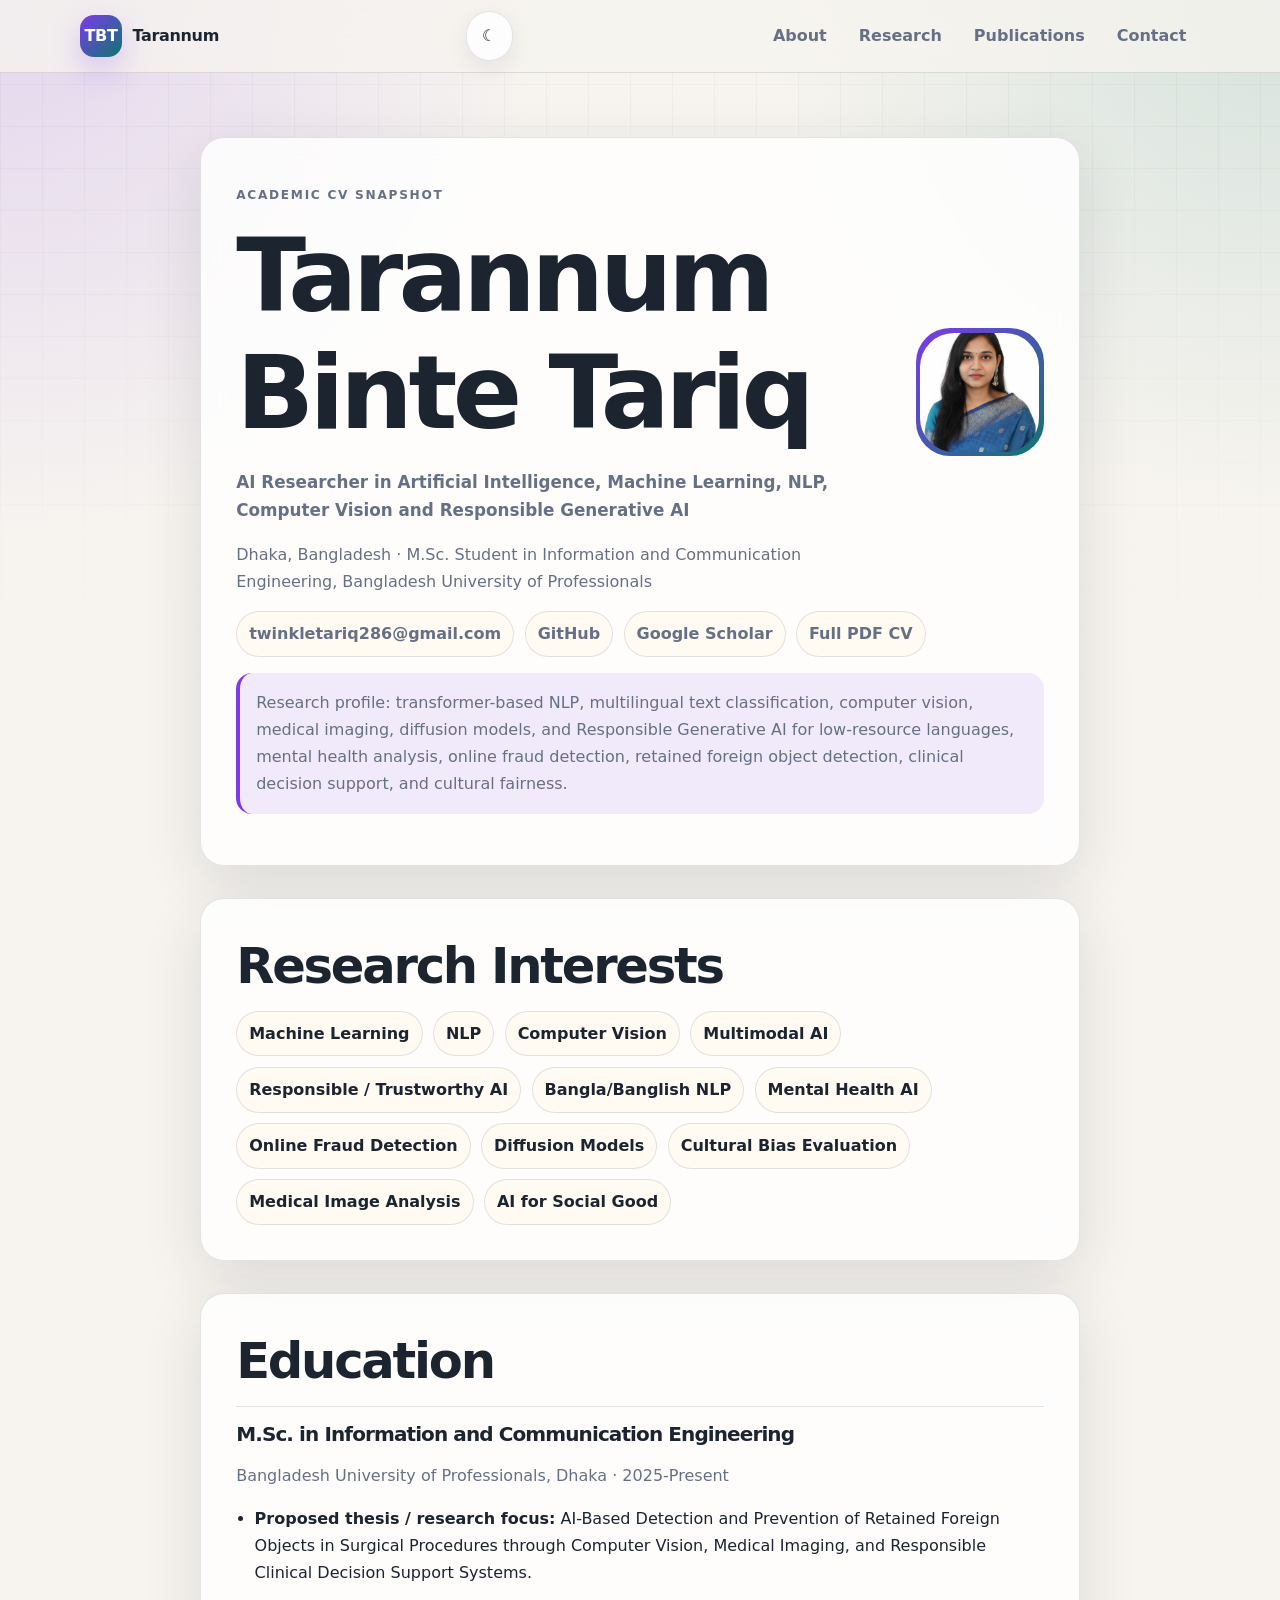
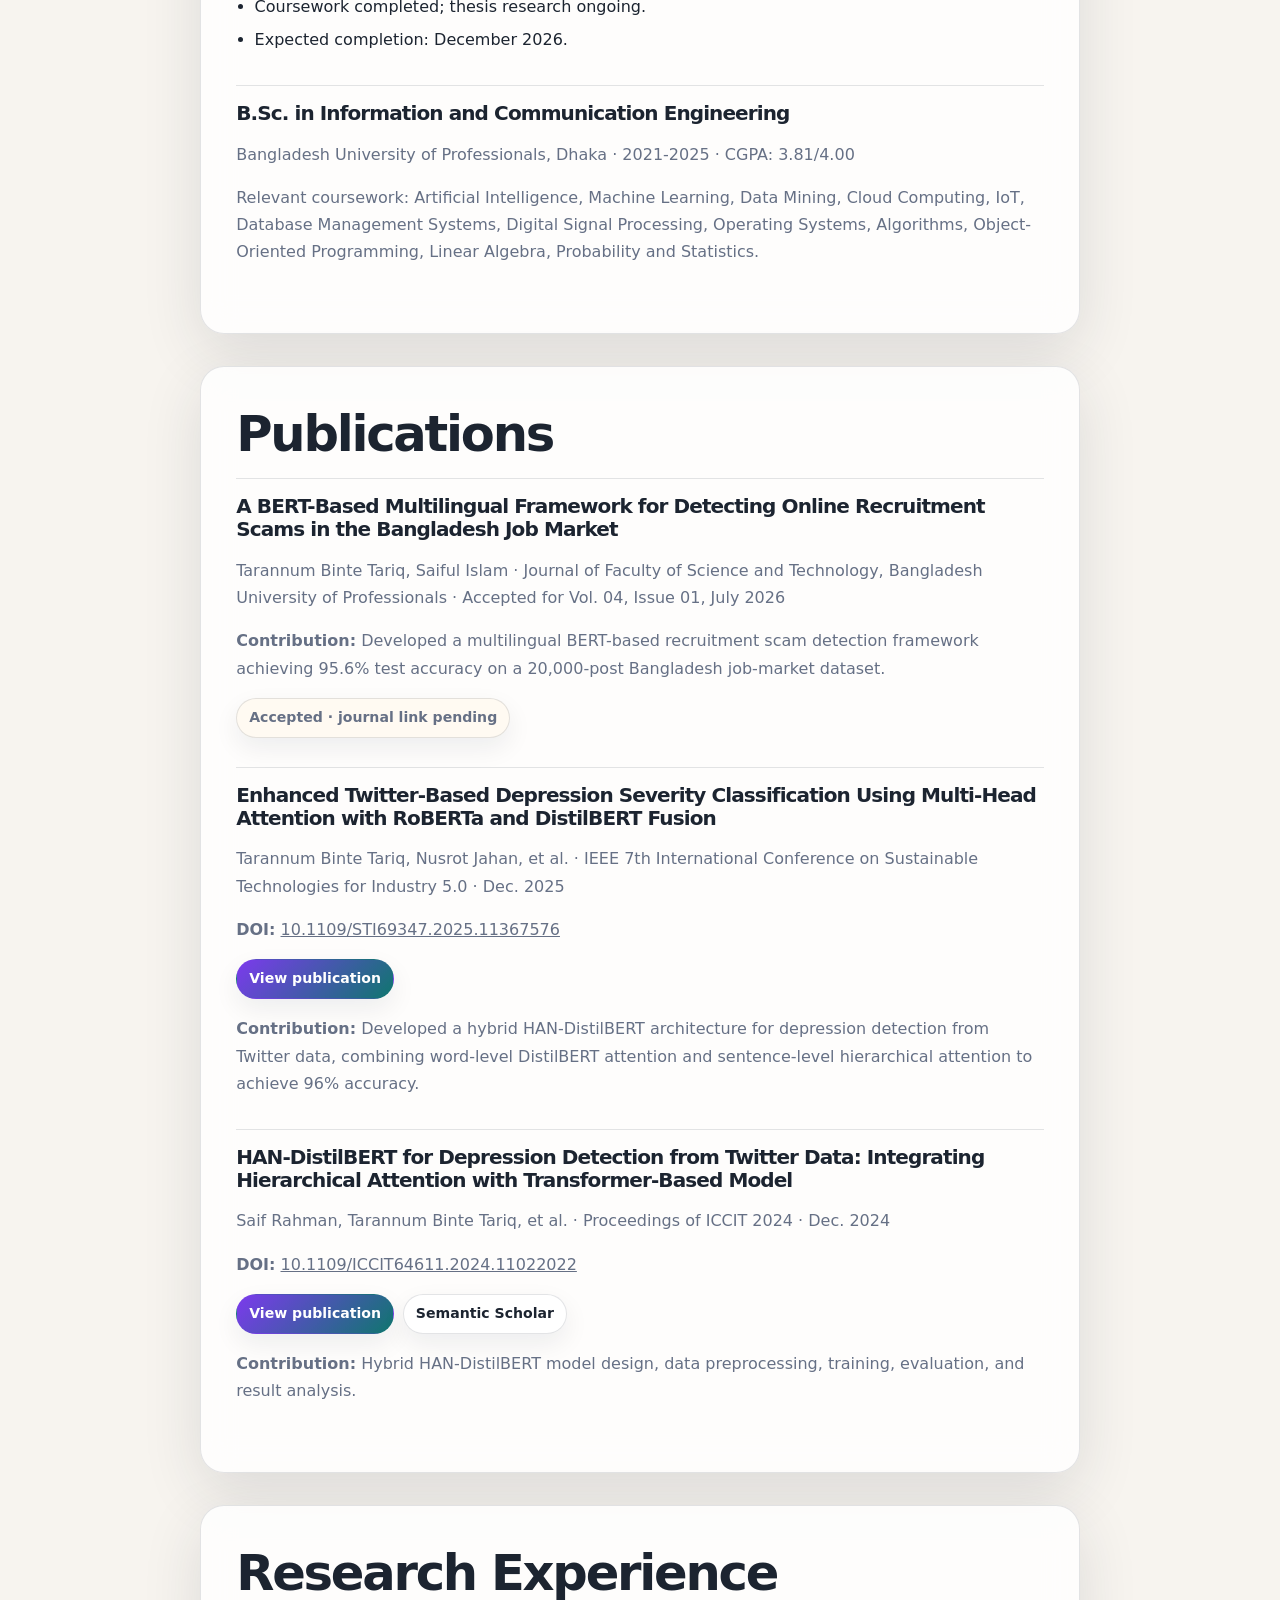
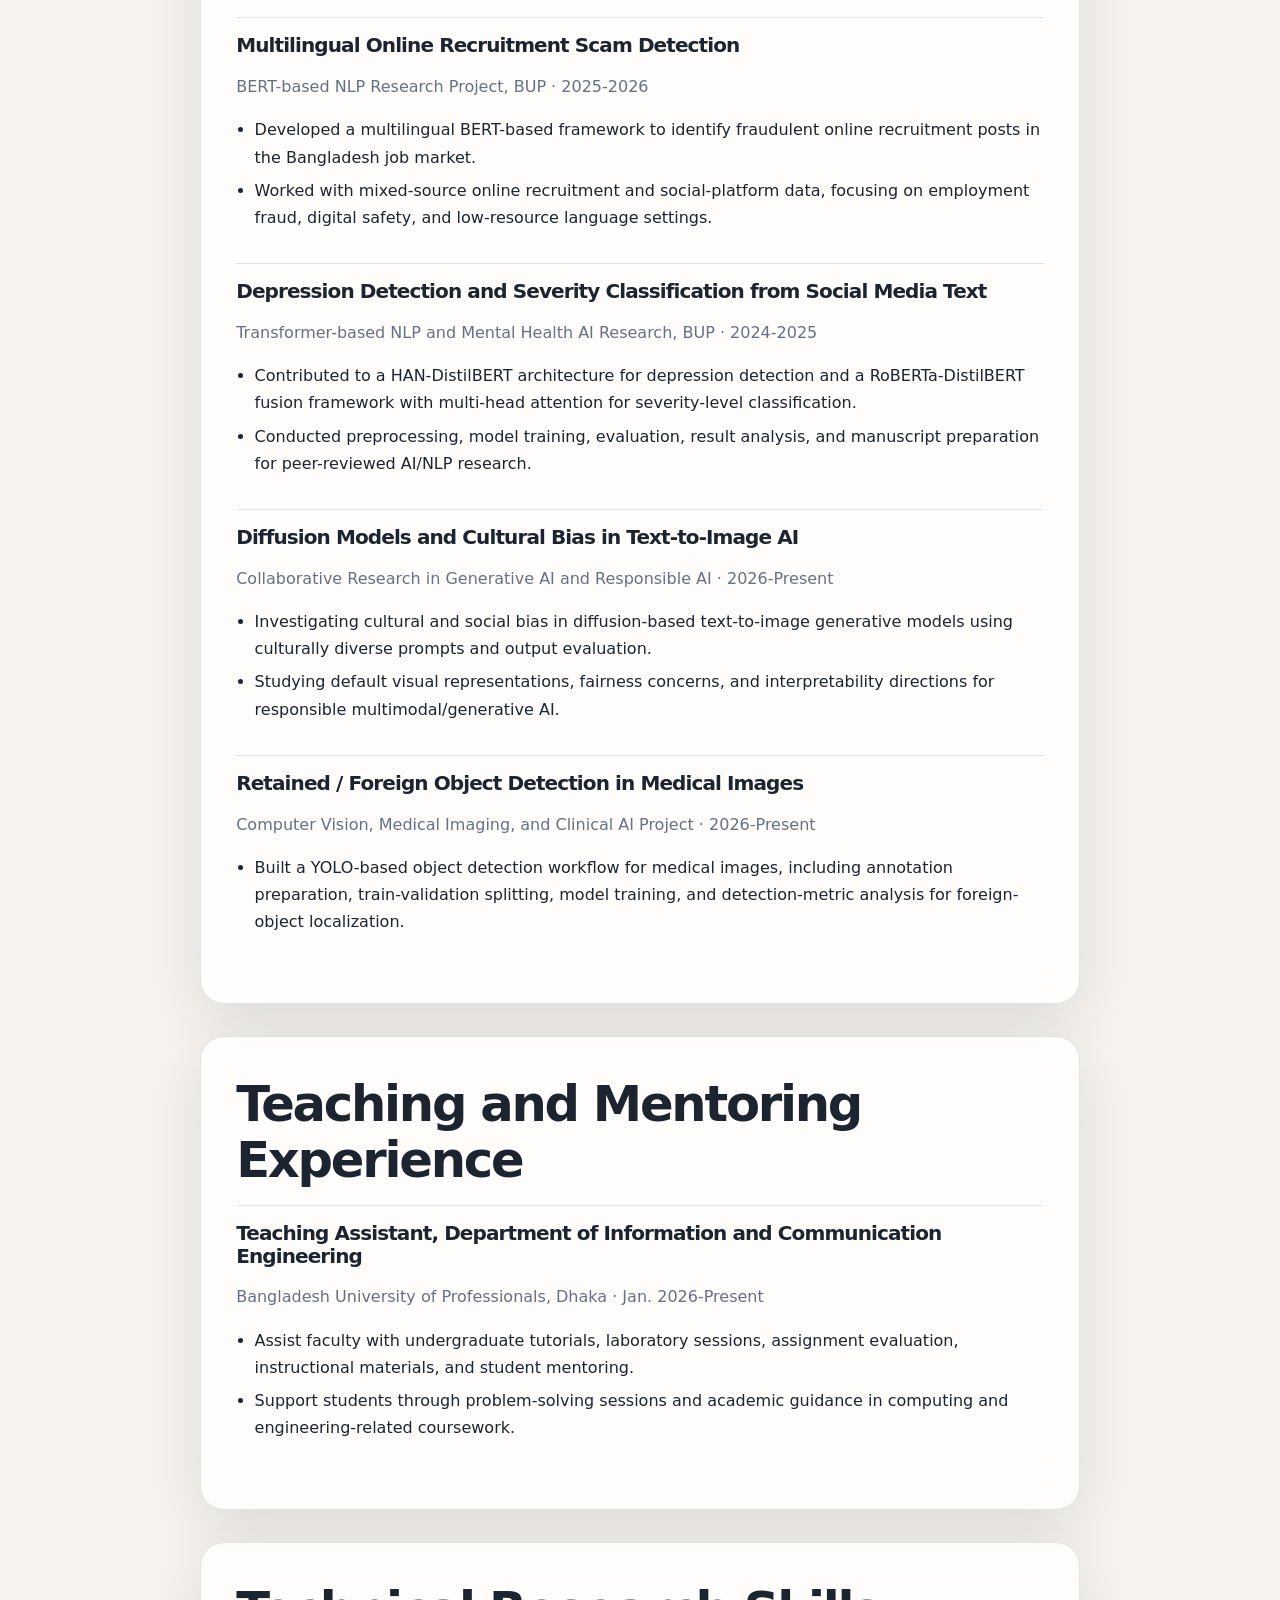
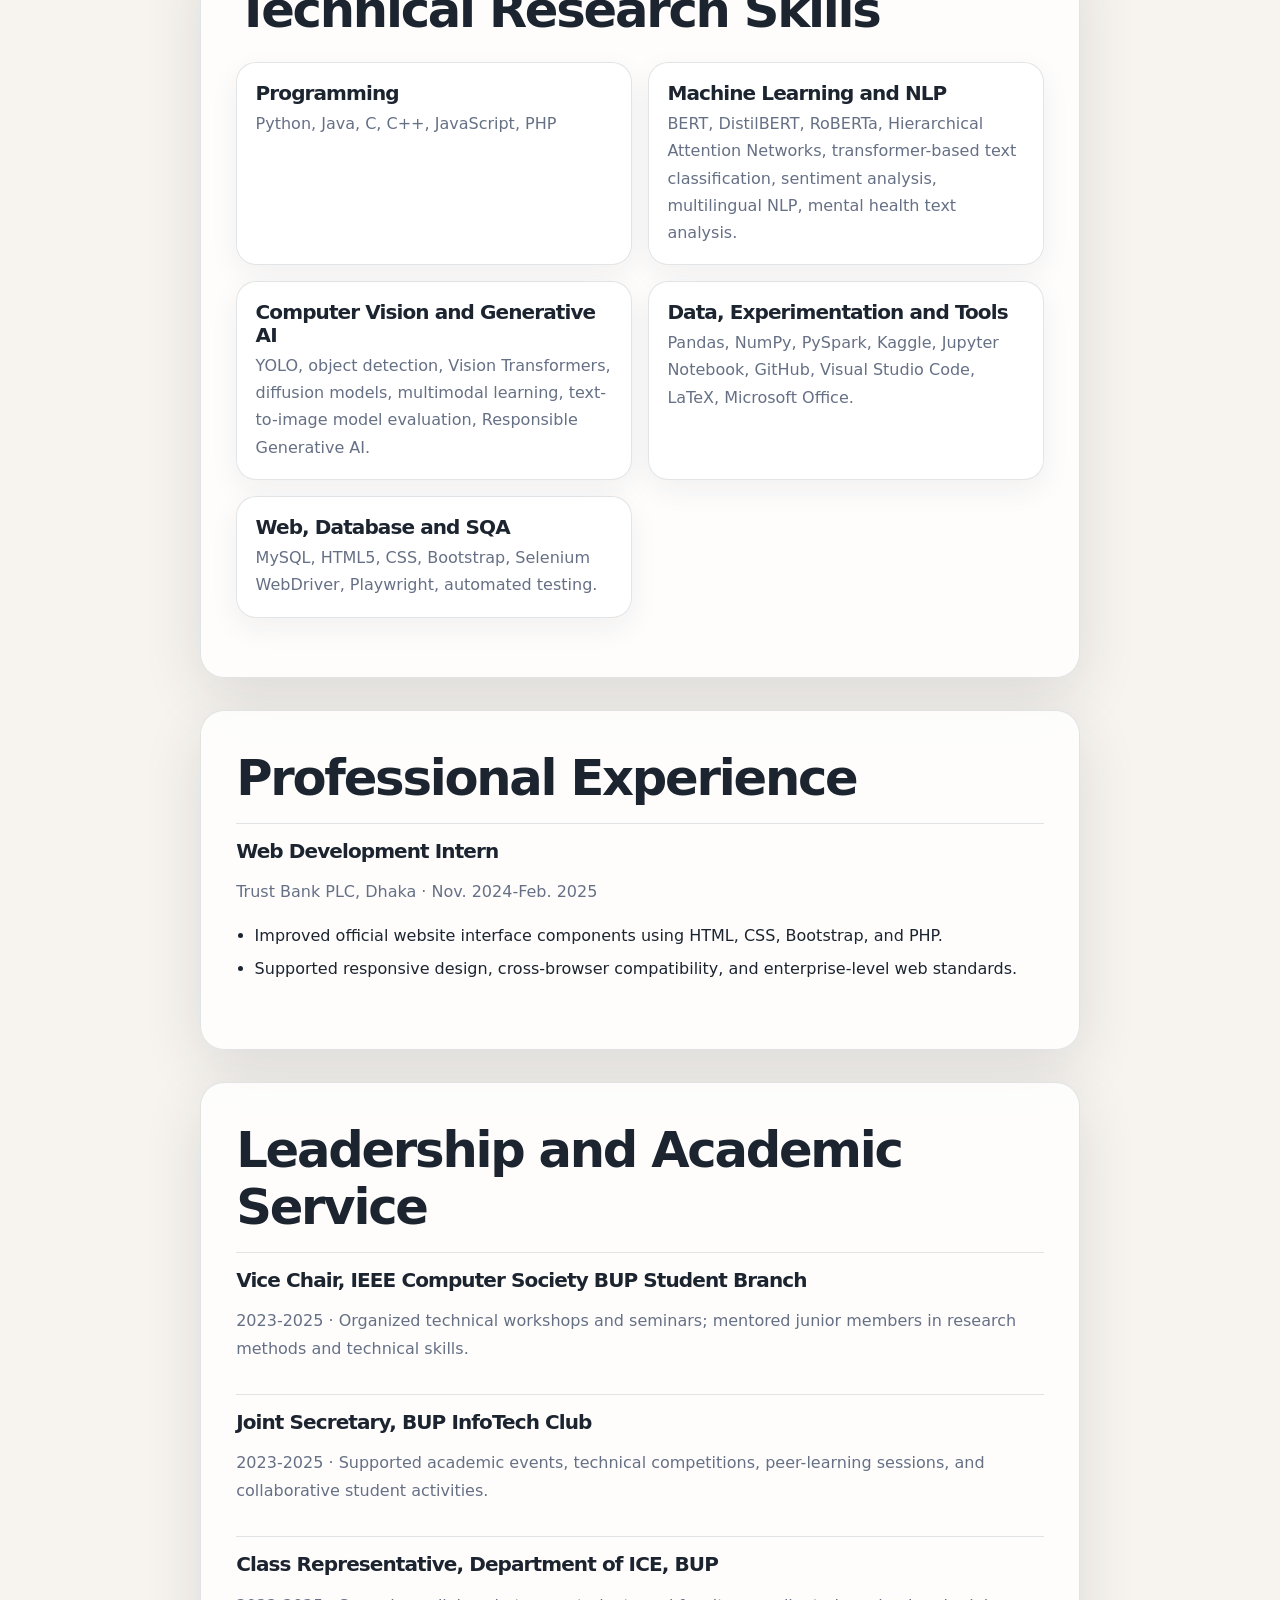
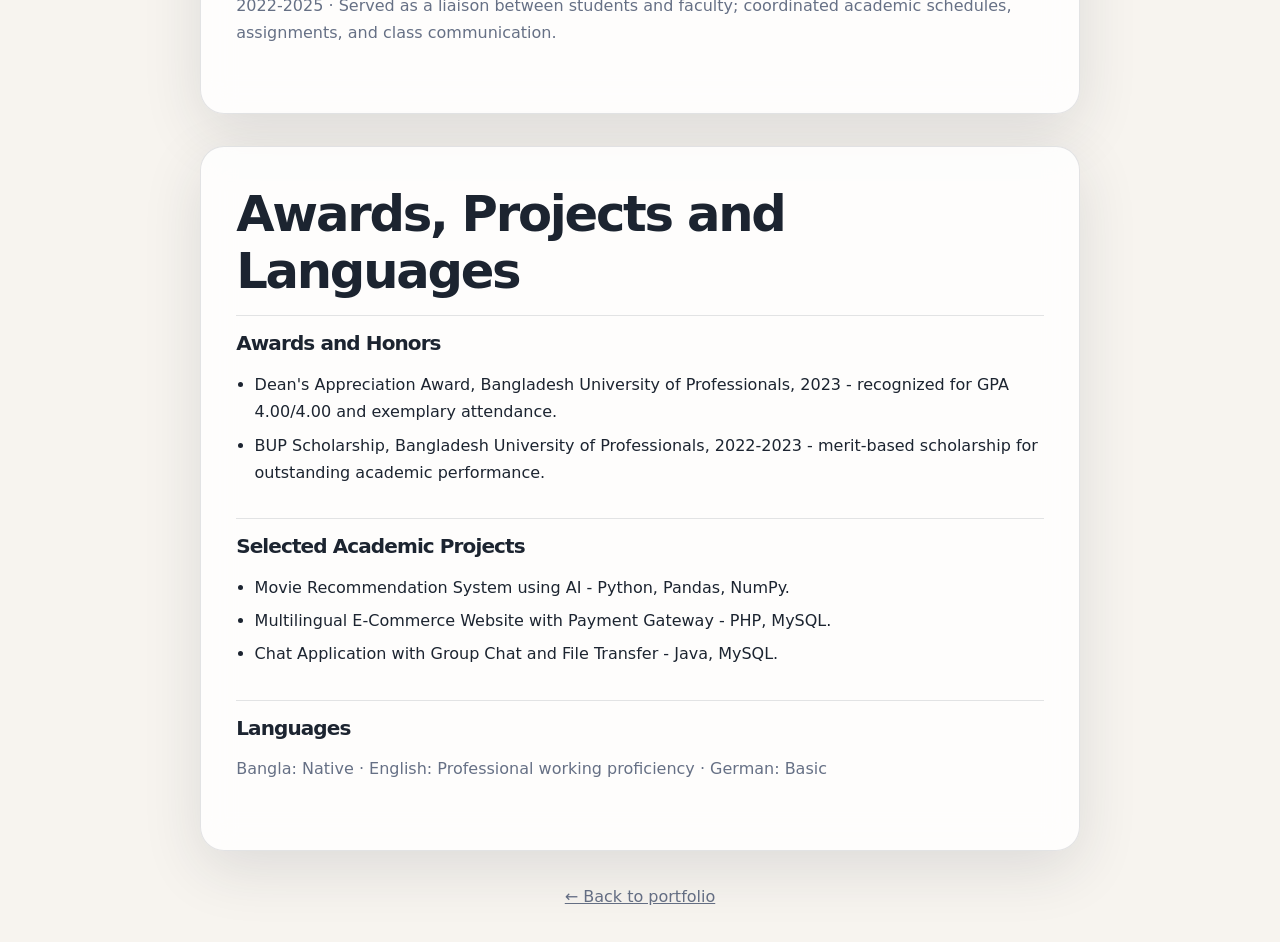
<file: cv.html>
<!DOCTYPE html>
<html lang="en" data-theme="light">
<head>
  <meta charset="UTF-8" />
  <meta name="viewport" content="width=device-width, initial-scale=1.0" />
  <title>Academic CV Snapshot | Tarannum Binte Tariq</title>
  <link rel="stylesheet" href="style.css" />
</head>
<body>
  <header class="site-header">
    <nav class="nav" aria-label="Primary navigation">
      <a class="brand" href="index.html#top"><span class="brand-mark">TBT</span><span class="brand-text">Tarannum</span></a>
      <div class="nav-actions">
        <button class="theme-toggle" type="button" aria-label="Toggle dark mode">☾</button>
      </div>
      <ul class="nav-menu single">
        <li><a href="index.html#about">About</a></li>
        <li><a href="index.html#research">Research</a></li>
        <li><a href="index.html#publications">Publications</a></li>
        <li><a href="index.html#contact">Contact</a></li>
      </ul>
    </nav>
  </header>

  <main class="cv-page">
    <section class="section narrow reveal">
      <div class="cv-header">
        <div>
          <p class="section-kicker">Academic CV Snapshot</p>
          <h1>Tarannum Binte Tariq</h1>
          <p class="hero-role no-rotate">AI Researcher in Artificial Intelligence, Machine Learning, NLP, Computer Vision and Responsible Generative AI</p>
          <p>Dhaka, Bangladesh · M.Sc. Student in Information and Communication Engineering, Bangladesh University of Professionals</p>
        </div>
        <div class="cv-photo">
          <img src="assets/profile.jpg" alt="Portrait of Tarannum Binte Tariq" onerror="this.onerror=null; this.src='assets/profile-placeholder.svg';" />
        </div>
      </div>
      <div class="contact-inline">
        <a href="mailto:twinkletariq286@gmail.com">twinkletariq286@gmail.com</a>
        <a href="https://github.com/twinkletariq" target="_blank" rel="noreferrer">GitHub</a>
        <a href="https://scholar.google.com/citations?user=9pcaSxAAAAAJ&hl=en" target="_blank" rel="noreferrer">Google Scholar</a>
        <a href="assets/Tarannum_Binte_Tariq_Academic_CV.pdf" target="_blank" rel="noreferrer">Full PDF CV</a>
      </div>
      <p class="callout">
        Research profile: transformer-based NLP, multilingual text classification, computer vision, medical imaging, diffusion models, and Responsible Generative AI for low-resource languages, mental health analysis, online fraud detection, retained foreign object detection, clinical decision support, and cultural fairness.
      </p>
    </section>

    <section class="section narrow reveal">
      <h2>Research Interests</h2>
      <div class="skill-cloud compact">
        <span>Machine Learning</span>
        <span>NLP</span>
        <span>Computer Vision</span>
        <span>Multimodal AI</span>
        <span>Responsible / Trustworthy AI</span>
        <span>Bangla/Banglish NLP</span>
        <span>Mental Health AI</span>
        <span>Online Fraud Detection</span>
        <span>Diffusion Models</span>
        <span>Cultural Bias Evaluation</span>
        <span>Medical Image Analysis</span>
        <span>AI for Social Good</span>
      </div>
    </section>

    <section class="section narrow reveal">
      <h2>Education</h2>
      <div class="cv-item">
        <h3>M.Sc. in Information and Communication Engineering</h3>
        <p>Bangladesh University of Professionals, Dhaka · 2025-Present</p>
        <ul>
          <li><strong>Proposed thesis / research focus:</strong> AI-Based Detection and Prevention of Retained Foreign Objects in Surgical Procedures through Computer Vision, Medical Imaging, and Responsible Clinical Decision Support Systems.</li>
          <li>Coursework completed; thesis research ongoing.</li>
          <li>Expected completion: December 2026.</li>
        </ul>
      </div>
      <div class="cv-item">
        <h3>B.Sc. in Information and Communication Engineering</h3>
        <p>Bangladesh University of Professionals, Dhaka · 2021-2025 · CGPA: 3.81/4.00</p>
        <p>Relevant coursework: Artificial Intelligence, Machine Learning, Data Mining, Cloud Computing, IoT, Database Management Systems, Digital Signal Processing, Operating Systems, Algorithms, Object-Oriented Programming, Linear Algebra, Probability and Statistics.</p>
      </div>
    </section>

    <section class="section narrow reveal">
      <h2>Publications</h2>
      <div class="cv-item">
        <h3>A BERT-Based Multilingual Framework for Detecting Online Recruitment Scams in the Bangladesh Job Market</h3>
        <p>Tarannum Binte Tariq, Saiful Islam · Journal of Faculty of Science and Technology, Bangladesh University of Professionals · Accepted for Vol. 04, Issue 01, July 2026</p>
        <p><strong>Contribution:</strong> Developed a multilingual BERT-based recruitment scam detection framework achieving 95.6% test accuracy on a 20,000-post Bangladesh job-market dataset.</p>
        <p class="cv-links"><span class="pub-status">Accepted · journal link pending</span></p>
      </div>
      <div class="cv-item">
        <h3>Enhanced Twitter-Based Depression Severity Classification Using Multi-Head Attention with RoBERTa and DistilBERT Fusion</h3>
        <p>Tarannum Binte Tariq, Nusrot Jahan, et al. · IEEE 7th International Conference on Sustainable Technologies for Industry 5.0 · Dec. 2025</p>
        <p><strong>DOI:</strong> <a href="https://doi.org/10.1109/STI69347.2025.11367576" target="_blank" rel="noreferrer">10.1109/STI69347.2025.11367576</a></p>
        <p class="cv-links"><a class="pub-button primary" href="https://doi.org/10.1109/STI69347.2025.11367576" target="_blank" rel="noreferrer">View publication</a></p>
        <p><strong>Contribution:</strong> Developed a hybrid HAN-DistilBERT architecture for depression detection from Twitter data, combining word-level DistilBERT attention and sentence-level hierarchical attention to achieve 96% accuracy.</p>
      </div>
      <div class="cv-item">
        <h3>HAN-DistilBERT for Depression Detection from Twitter Data: Integrating Hierarchical Attention with Transformer-Based Model</h3>
        <p>Saif Rahman, Tarannum Binte Tariq, et al. · Proceedings of ICCIT 2024 · Dec. 2024</p>
        <p><strong>DOI:</strong> <a href="https://doi.org/10.1109/ICCIT64611.2024.11022022" target="_blank" rel="noreferrer">10.1109/ICCIT64611.2024.11022022</a></p>
        <p class="cv-links"><a class="pub-button primary" href="https://doi.org/10.1109/ICCIT64611.2024.11022022" target="_blank" rel="noreferrer">View publication</a> <a class="pub-button" href="https://www.semanticscholar.org/paper/c200dbe34da391c05b7d21a915e6dcd9e8d8c23c" target="_blank" rel="noreferrer">Semantic Scholar</a></p>
        <p><strong>Contribution:</strong> Hybrid HAN-DistilBERT model design, data preprocessing, training, evaluation, and result analysis.</p>
      </div>
    </section>

    <section class="section narrow reveal">
      <h2>Research Experience</h2>
      <div class="cv-item">
        <h3>Multilingual Online Recruitment Scam Detection</h3>
        <p>BERT-based NLP Research Project, BUP · 2025-2026</p>
        <ul>
          <li>Developed a multilingual BERT-based framework to identify fraudulent online recruitment posts in the Bangladesh job market.</li>
          <li>Worked with mixed-source online recruitment and social-platform data, focusing on employment fraud, digital safety, and low-resource language settings.</li>
        </ul>
      </div>
      <div class="cv-item">
        <h3>Depression Detection and Severity Classification from Social Media Text</h3>
        <p>Transformer-based NLP and Mental Health AI Research, BUP · 2024-2025</p>
        <ul>
          <li>Contributed to a HAN-DistilBERT architecture for depression detection and a RoBERTa-DistilBERT fusion framework with multi-head attention for severity-level classification.</li>
          <li>Conducted preprocessing, model training, evaluation, result analysis, and manuscript preparation for peer-reviewed AI/NLP research.</li>
        </ul>
      </div>
      <div class="cv-item">
        <h3>Diffusion Models and Cultural Bias in Text-to-Image AI</h3>
        <p>Collaborative Research in Generative AI and Responsible AI · 2026-Present</p>
        <ul>
          <li>Investigating cultural and social bias in diffusion-based text-to-image generative models using culturally diverse prompts and output evaluation.</li>
          <li>Studying default visual representations, fairness concerns, and interpretability directions for responsible multimodal/generative AI.</li>
        </ul>
      </div>
      <div class="cv-item">
        <h3>Retained / Foreign Object Detection in Medical Images</h3>
        <p>Computer Vision, Medical Imaging, and Clinical AI Project · 2026-Present</p>
        <ul>
          <li>Built a YOLO-based object detection workflow for medical images, including annotation preparation, train-validation splitting, model training, and detection-metric analysis for foreign-object localization.</li>
        </ul>
      </div>
    </section>

    <section class="section narrow reveal">
      <h2>Teaching and Mentoring Experience</h2>
      <div class="cv-item">
        <h3>Teaching Assistant, Department of Information and Communication Engineering</h3>
        <p>Bangladesh University of Professionals, Dhaka · Jan. 2026-Present</p>
        <ul>
          <li>Assist faculty with undergraduate tutorials, laboratory sessions, assignment evaluation, instructional materials, and student mentoring.</li>
          <li>Support students through problem-solving sessions and academic guidance in computing and engineering-related coursework.</li>
        </ul>
      </div>
    </section>

    <section class="section narrow reveal">
      <h2>Technical Research Skills</h2>
      <div class="skill-groups">
        <div><h3>Programming</h3><p>Python, Java, C, C++, JavaScript, PHP</p></div>
        <div><h3>Machine Learning and NLP</h3><p>BERT, DistilBERT, RoBERTa, Hierarchical Attention Networks, transformer-based text classification, sentiment analysis, multilingual NLP, mental health text analysis.</p></div>
        <div><h3>Computer Vision and Generative AI</h3><p>YOLO, object detection, Vision Transformers, diffusion models, multimodal learning, text-to-image model evaluation, Responsible Generative AI.</p></div>
        <div><h3>Data, Experimentation and Tools</h3><p>Pandas, NumPy, PySpark, Kaggle, Jupyter Notebook, GitHub, Visual Studio Code, LaTeX, Microsoft Office.</p></div>
        <div><h3>Web, Database and SQA</h3><p>MySQL, HTML5, CSS, Bootstrap, Selenium WebDriver, Playwright, automated testing.</p></div>
      </div>
    </section>

    <section class="section narrow reveal">
      <h2>Professional Experience</h2>
      <div class="cv-item">
        <h3>Web Development Intern</h3>
        <p>Trust Bank PLC, Dhaka · Nov. 2024-Feb. 2025</p>
        <ul>
          <li>Improved official website interface components using HTML, CSS, Bootstrap, and PHP.</li>
          <li>Supported responsive design, cross-browser compatibility, and enterprise-level web standards.</li>
        </ul>
      </div>
    </section>

    <section class="section narrow reveal">
      <h2>Leadership and Academic Service</h2>
      <div class="cv-item"><h3>Vice Chair, IEEE Computer Society BUP Student Branch</h3><p>2023-2025 · Organized technical workshops and seminars; mentored junior members in research methods and technical skills.</p></div>
      <div class="cv-item"><h3>Joint Secretary, BUP InfoTech Club</h3><p>2023-2025 · Supported academic events, technical competitions, peer-learning sessions, and collaborative student activities.</p></div>
      <div class="cv-item"><h3>Class Representative, Department of ICE, BUP</h3><p>2022-2025 · Served as a liaison between students and faculty; coordinated academic schedules, assignments, and class communication.</p></div>
    </section>

    <section class="section narrow reveal">
      <h2>Awards, Projects and Languages</h2>
      <div class="cv-item">
        <h3>Awards and Honors</h3>
        <ul>
          <li>Dean's Appreciation Award, Bangladesh University of Professionals, 2023 - recognized for GPA 4.00/4.00 and exemplary attendance.</li>
          <li>BUP Scholarship, Bangladesh University of Professionals, 2022-2023 - merit-based scholarship for outstanding academic performance.</li>
        </ul>
      </div>
      <div class="cv-item">
        <h3>Selected Academic Projects</h3>
        <ul>
          <li>Movie Recommendation System using AI - Python, Pandas, NumPy.</li>
          <li>Multilingual E-Commerce Website with Payment Gateway - PHP, MySQL.</li>
          <li>Chat Application with Group Chat and File Transfer - Java, MySQL.</li>
        </ul>
      </div>
      <div class="cv-item">
        <h3>Languages</h3>
        <p>Bangla: Native · English: Professional working proficiency · German: Basic</p>
      </div>
    </section>
  </main>

  <footer>
    <p><a href="index.html">← Back to portfolio</a></p>
  </footer>
  <script src="script.js"></script>
</body>
</html>
</file>
<file: style.css>
:root {
  --bg: #f7f4ef;
  --bg-soft: #fffaf2;
  --card: rgba(255, 255, 255, 0.82);
  --text: #1c2430;
  --muted: #667085;
  --line: rgba(28, 36, 48, 0.12);
  --accent: #7c3aed;
  --accent-2: #0f766e;
  --accent-soft: rgba(124, 58, 237, 0.10);
  --shadow: 0 18px 60px rgba(31, 41, 55, 0.12);
  --radius: 24px;
}

html[data-theme="dark"] {
  --bg: #0d1117;
  --bg-soft: #111827;
  --card: rgba(17, 24, 39, 0.82);
  --text: #eef2ff;
  --muted: #a7b0c0;
  --line: rgba(238, 242, 255, 0.12);
  --accent: #a78bfa;
  --accent-2: #5eead4;
  --accent-soft: rgba(167, 139, 250, 0.16);
  --shadow: 0 18px 70px rgba(0, 0, 0, 0.35);
}

* {
  box-sizing: border-box;
}

html {
  scroll-behavior: smooth;
}

body {
  margin: 0;
  font-family: Inter, ui-sans-serif, system-ui, -apple-system, BlinkMacSystemFont, "Segoe UI", sans-serif;
  background:
    radial-gradient(circle at top left, rgba(124, 58, 237, 0.16), transparent 34rem),
    radial-gradient(circle at top right, rgba(15, 118, 110, 0.14), transparent 32rem),
    var(--bg);
  color: var(--text);
  line-height: 1.7;
}

body::before {
  content: "";
  position: fixed;
  inset: 0;
  pointer-events: none;
  background-image: linear-gradient(rgba(28,36,48,.035) 1px, transparent 1px), linear-gradient(90deg, rgba(28,36,48,.035) 1px, transparent 1px);
  background-size: 42px 42px;
  mask-image: linear-gradient(to bottom, black, transparent 80%);
  z-index: -1;
}

img {
  display: block;
  max-width: 100%;
}

a {
  color: inherit;
}

.skip-link {
  position: absolute;
  left: 1rem;
  top: -5rem;
  z-index: 100;
  background: var(--text);
  color: var(--bg);
  padding: .75rem 1rem;
  border-radius: 999px;
}

.skip-link:focus {
  top: 1rem;
}

.scroll-progress {
  position: fixed;
  top: 0;
  left: 0;
  width: 0;
  height: 4px;
  background: linear-gradient(90deg, var(--accent), var(--accent-2));
  z-index: 1000;
}

.site-header {
  position: sticky;
  top: 0;
  z-index: 50;
  backdrop-filter: blur(18px);
  background: color-mix(in srgb, var(--bg) 78%, transparent);
  border-bottom: 1px solid var(--line);
}

.nav {
  width: min(1120px, calc(100% - 2rem));
  margin: 0 auto;
  min-height: 72px;
  display: flex;
  align-items: center;
  justify-content: space-between;
  gap: 1rem;
}

.brand {
  display: inline-flex;
  align-items: center;
  gap: .65rem;
  text-decoration: none;
  font-weight: 800;
  letter-spacing: -0.02em;
}

.brand-mark {
  display: inline-grid;
  place-items: center;
  width: 42px;
  height: 42px;
  color: white;
  border-radius: 14px;
  background: linear-gradient(135deg, var(--accent), var(--accent-2));
  box-shadow: 0 12px 30px rgba(124, 58, 237, .25);
}

.nav-actions {
  display: flex;
  align-items: center;
  gap: .65rem;
}

.nav-menu {
  list-style: none;
  display: flex;
  align-items: center;
  gap: .3rem;
  margin: 0;
  padding: 0;
}

.nav-menu a {
  text-decoration: none;
  color: var(--muted);
  font-weight: 650;
  padding: .65rem .85rem;
  border-radius: 999px;
  transition: .2s ease;
}

.nav-menu a:hover,
.nav-menu a.active {
  color: var(--text);
  background: var(--accent-soft);
}

.nav-toggle,
.theme-toggle,
.back-to-top,
.filter-button,
.details-toggle {
  font: inherit;
}

.nav-toggle,
.theme-toggle {
  border: 1px solid var(--line);
  border-radius: 999px;
  background: var(--card);
  color: var(--text);
  cursor: pointer;
  padding: .65rem .95rem;
  box-shadow: 0 8px 22px rgba(31, 41, 55, .08);
}

.nav-toggle {
  display: none;
}

main {
  width: min(1120px, calc(100% - 2rem));
  margin: 0 auto;
}

.hero {
  min-height: auto;
  padding: 2.4rem 0 3.2rem;
  align-items: center;
}

.section-grid {
  display: grid;
  grid-template-columns: minmax(0, 1.15fr) minmax(320px, .85fr);
  gap: 2rem;
}

.eyebrow,
.section-kicker {
  color: var(--accent-2);
  font-weight: 800;
  text-transform: uppercase;
  letter-spacing: .14em;
  font-size: .76rem;
}

h1,
h2,
h3 {
  line-height: 1.14;
  letter-spacing: -0.045em;
}

h1 {
  font-size: clamp(3rem, 8vw, 6.5rem);
  margin: .4rem 0 1rem;
}

h2 {
  font-size: clamp(2rem, 4vw, 3.1rem);
  margin: .25rem 0 1rem;
}

h3 {
  font-size: 1.25rem;
  margin: 0 0 .7rem;
}

.hero-role {
  font-size: clamp(1.25rem, 2vw, 1.65rem);
  font-weight: 700;
  margin: 0 0 1rem;
}

#rotating-role {
  color: var(--accent);
}

.hero-subtitle {
  max-width: 720px;
  font-size: 1.14rem;
  color: var(--muted);
}

.hero-actions,
.contact-actions {
  display: flex;
  flex-wrap: wrap;
  gap: .85rem;
  margin-top: 1.5rem;
}

.button {
  border: 1px solid var(--line);
  background: var(--card);
  color: var(--text);
  padding: .85rem 1.1rem;
  border-radius: 999px;
  text-decoration: none;
  font-weight: 750;
  cursor: pointer;
  transition: transform .2s ease, box-shadow .2s ease, background .2s ease;
}

.button:hover {
  transform: translateY(-2px);
  box-shadow: var(--shadow);
}

.button.primary {
  background: linear-gradient(135deg, var(--accent), var(--accent-2));
  color: white;
  border-color: transparent;
}

.hero-card,
.card,
.project-card,
.experience-card,
.impact-card,
.section {
  border: 1px solid var(--line);
  background: var(--card);
  box-shadow: var(--shadow);
  backdrop-filter: blur(16px);
}

.hero-card {
  position: relative;
  padding: 1.5rem;
  border-radius: calc(var(--radius) + 12px);
  overflow: hidden;
}

.hero-card::before {
  content: "";
  position: absolute;
  inset: -3rem -4rem auto auto;
  width: 13rem;
  height: 13rem;
  border-radius: 50%;
  background: var(--accent-soft);
}

.profile-frame {
  position: relative;
  width: min(280px, 82%);
  margin: 0 auto 1.3rem;
  aspect-ratio: 1;
  border-radius: 38% 62% 55% 45% / 52% 36% 64% 48%;
  padding: .45rem;
  background: linear-gradient(135deg, var(--accent), var(--accent-2));
  box-shadow: 0 24px 65px rgba(124, 58, 237, .22);
}

.profile-frame img,
.cv-photo img {
  width: 100%;
  height: 100%;
  object-fit: cover;
  border-radius: inherit;
  background: var(--bg-soft);
}

.status-pill {
  display: inline-flex;
  align-items: center;
  padding: .45rem .7rem;
  border-radius: 999px;
  color: var(--accent-2);
  background: color-mix(in srgb, var(--accent-2) 14%, transparent);
  font-weight: 800;
  font-size: .85rem;
}

.quick-facts,
.skill-cloud,
.contact-inline,
.filter-bar {
  display: flex;
  flex-wrap: wrap;
  gap: .65rem;
}

.quick-facts span,
.skill-cloud span,
.contact-inline a,
.filter-button {
  border: 1px solid var(--line);
  background: var(--bg-soft);
  color: var(--muted);
  padding: .52rem .75rem;
  border-radius: 999px;
  font-weight: 700;
  text-decoration: none;
}

.section {
  margin: 2rem 0;
  padding: clamp(1.25rem, 4vw, 2.2rem);
  border-radius: var(--radius);
}

.section.narrow {
  max-width: 880px;
  margin-left: auto;
  margin-right: auto;
}

.card-grid {
  display: grid;
  gap: 1rem;
}

.card-grid.three {
  grid-template-columns: repeat(3, 1fr);
}

.card-grid.two {
  grid-template-columns: repeat(2, 1fr);
}

.card,
.project-card,
.experience-card,
.impact-card {
  border-radius: calc(var(--radius) - 6px);
  padding: 1.25rem;
}

.interactive-card {
  transition: transform .22s ease, box-shadow .22s ease;
}

.interactive-card:hover,
.project-card:hover,
.experience-card:hover {
  transform: translateY(-5px);
}

.card-icon {
  display: inline-flex;
  color: var(--accent);
  font-weight: 900;
  margin-bottom: 1rem;
}

.impact-strip {
  display: grid;
  grid-template-columns: repeat(4, 1fr);
  gap: 1rem;
  margin: 0 0 2rem;
}

.impact-card strong {
  display: block;
  font-size: 2.1rem;
  line-height: 1;
  color: var(--accent);
  margin-bottom: .5rem;
}

.impact-card span,
.meta,
.hero-card p,
.card p,
.project-card p,
.experience-card p,
.section p,
.cv-item p {
  color: var(--muted);
}

.callout {
  border-left: 4px solid var(--accent);
  background: var(--accent-soft);
  border-radius: 16px;
  padding: 1rem;
}

.timeline {
  display: grid;
  gap: 1rem;
}

.timeline-item {
  display: grid;
  grid-template-columns: 80px 1fr;
  gap: 1rem;
  padding: 1rem 0;
  border-top: 1px solid var(--line);
}

.year {
  color: var(--accent);
  font-weight: 900;
}

.small-link {
  border: 0;
  background: transparent;
  color: var(--accent);
  padding: 0;
  font-weight: 800;
  cursor: pointer;
}

.details-panel {
  display: none;
  margin-top: .8rem;
  padding: 1rem;
  border-radius: 16px;
  background: var(--bg-soft);
}

.details-panel.open {
  display: block;
}

.filter-bar {
  margin-bottom: 1rem;
}

.filter-button {
  cursor: pointer;
}

.filter-button.active {
  color: white;
  background: linear-gradient(135deg, var(--accent), var(--accent-2));
  border-color: transparent;
}

.project-card {
  display: flex;
  flex-direction: column;
  gap: .75rem;
  transition: .22s ease;
}

.project-card.hidden {
  display: none;
}

.project-header {
  display: flex;
  justify-content: space-between;
  gap: 1rem;
}

.project-header span {
  color: var(--accent-2);
  font-size: .82rem;
  font-weight: 900;
  white-space: nowrap;
}

.project-card ul {
  padding-left: 1.2rem;
  color: var(--muted);
}

.project-link {
  margin-top: auto;
  color: var(--accent);
  text-decoration: none;
  font-weight: 850;
}

.experience-list {
  display: grid;
  gap: 1rem;
}

.skill-cloud span {
  color: var(--text);
}

.copy-status {
  min-height: 1.5rem;
  font-weight: 700;
  color: var(--accent-2);
}

footer {
  width: min(1120px, calc(100% - 2rem));
  margin: 2rem auto;
  color: var(--muted);
  text-align: center;
}

.back-to-top {
  position: fixed;
  right: 1rem;
  bottom: 1rem;
  width: 46px;
  height: 46px;
  border: 1px solid var(--line);
  border-radius: 999px;
  color: white;
  background: linear-gradient(135deg, var(--accent), var(--accent-2));
  cursor: pointer;
  opacity: 0;
  pointer-events: none;
  transition: .2s ease;
}

.back-to-top.visible {
  opacity: 1;
  pointer-events: auto;
}

.reveal {
  opacity: 0;
  transform: translateY(24px);
  transition: opacity .7s ease, transform .7s ease;
}

.reveal.visible {
  opacity: 1;
  transform: translateY(0);
}

.cv-page {
  padding-top: 2rem;
}

.cv-header {
  display: flex;
  align-items: center;
  justify-content: space-between;
  gap: 1.5rem;
}

.cv-photo {
  flex: 0 0 128px;
  width: 128px;
  height: 128px;
  border-radius: 34px;
  padding: .28rem;
  background: linear-gradient(135deg, var(--accent), var(--accent-2));
}

.cv-item {
  padding: 1rem 0;
  border-top: 1px solid var(--line);
}

.compact {
  margin-top: 1rem;
}

@media (max-width: 900px) {
  .nav-toggle {
    display: inline-flex;
  }

  .nav-menu {
    position: absolute;
    top: 72px;
    left: 1rem;
    right: 1rem;
    flex-direction: column;
    align-items: stretch;
    padding: 1rem;
    border: 1px solid var(--line);
    border-radius: 22px;
    background: var(--bg-soft);
    box-shadow: var(--shadow);
    display: none;
  }

  .nav-menu.open {
    display: flex;
  }

  .nav-menu.single {
    display: flex;
    position: static;
    flex-direction: row;
    background: transparent;
    border: 0;
    box-shadow: none;
    padding: 0;
  }

  .section-grid,
  .card-grid.three,
  .card-grid.two,
  .impact-strip {
    grid-template-columns: 1fr;
  }

  .hero {
    padding-top: 1.6rem;
  }
}

@media (max-width: 620px) {
  main,
  .nav,
  footer {
    width: min(100% - 1rem, 1120px);
  }

  .brand-text {
    display: none;
  }

  .nav-menu.single {
    display: none;
  }

  .hero-actions,
  .contact-actions {
    flex-direction: column;
  }

  .button {
    text-align: center;
  }

  .timeline-item {
    grid-template-columns: 1fr;
  }

  .cv-header {
    align-items: flex-start;
    flex-direction: column-reverse;
  }
}

/* CV-aligned academic portfolio additions */
.badge-row {
  display: flex;
  flex-wrap: wrap;
  gap: .65rem;
  margin-top: 1.4rem;
}

.badge-row span {
  display: inline-flex;
  align-items: center;
  padding: .55rem .8rem;
  border-radius: 999px;
  border: 1px solid var(--line);
  background: color-mix(in srgb, var(--accent-soft) 74%, transparent);
  color: var(--text);
  font-weight: 700;
  font-size: .9rem;
}

.skill-groups {
  display: grid;
  grid-template-columns: repeat(2, minmax(0, 1fr));
  gap: 1rem;
  margin: 1.5rem 0;
}

.skill-groups > div {
  border: 1px solid var(--line);
  border-radius: 20px;
  padding: 1.15rem;
  background: color-mix(in srgb, var(--card) 85%, transparent);
  box-shadow: 0 10px 30px rgba(31, 41, 55, .06);
}

.skill-groups h3 {
  margin-bottom: .35rem;
}

.skill-groups p {
  margin: 0;
  color: var(--muted);
}

.cv-item ul,
.card ul,
.project-card ul {
  padding-left: 1.15rem;
}

.cv-item li,
.card li,
.project-card li {
  margin: .38rem 0;
}

.no-rotate {
  color: var(--muted);
  font-size: 1.05rem;
  font-weight: 700;
}

.privacy-note {
  color: var(--muted);
  font-size: .92rem;
  margin-top: 1rem;
}

@media (max-width: 760px) {
  .skill-groups {
    grid-template-columns: 1fr;
  }
}


/* === User requested fix: remove large blank hero gap while keeping animations === */
.hero {
  min-height: auto !important;
  padding-top: clamp(1.2rem, 3vw, 2.2rem) !important;
  padding-bottom: clamp(2.5rem, 5vw, 4.5rem) !important;
  display: flex;
  align-items: center;
}

.hero .container,
.hero-grid,
.hero-content {
  padding-top: 0 !important;
  margin-top: 0 !important;
}

.hero-grid {
  align-items: center !important;
}

.hero-copy,
.hero-visual {
  margin-top: 0 !important;
}

@media (max-width: 900px) {
  .hero {
    padding-top: 1.1rem !important;
  }
}


/* === Interactive publication link buttons for reviewer-friendly verification === */
.section-lead {
  max-width: 760px;
  margin: -0.4rem 0 1.4rem;
  color: var(--muted);
}

.publication-actions,
.cv-links {
  display: flex;
  flex-wrap: wrap;
  align-items: center;
  gap: 0.55rem;
  margin: 0.9rem 0 0.8rem;
}

.pub-button,
.pub-status {
  display: inline-flex;
  align-items: center;
  justify-content: center;
  min-height: 34px;
  border-radius: 999px;
  border: 1px solid var(--line);
  padding: 0.45rem 0.75rem;
  font-size: 0.88rem;
  font-weight: 800;
  text-decoration: none;
  color: var(--text);
  background: color-mix(in srgb, var(--card) 88%, transparent);
  box-shadow: 0 10px 26px rgba(15, 23, 42, 0.07);
  transition: transform 0.2s ease, border-color 0.2s ease, background 0.2s ease;
}

.pub-button {
  cursor: pointer;
}

.pub-button:hover,
.pub-button:focus-visible {
  transform: translateY(-2px);
  border-color: color-mix(in srgb, var(--accent) 65%, var(--line));
  background: color-mix(in srgb, var(--accent) 12%, var(--card));
  outline: none;
}

.pub-button.primary {
  color: white;
  border-color: transparent;
  background: linear-gradient(135deg, var(--accent), var(--accent-2));
}

.pub-status {
  color: var(--muted);
  background: var(--bg-soft);
}

.copy-feedback {
  display: inline-block;
  min-height: 1.2rem;
  color: var(--accent);
  font-size: 0.88rem;
  font-weight: 800;
  margin-bottom: 0.4rem;
}


/* === Formal logo + certificate section additions === */
.institution-strip {
  display: flex;
  align-items: center;
  gap: 1rem;
  padding: 1rem;
  margin: 1rem 0 1.3rem;
  border: 1px solid var(--line);
  border-radius: 20px;
  background: color-mix(in srgb, var(--card) 88%, transparent);
  box-shadow: 0 12px 32px rgba(31, 41, 55, 0.08);
}

.institution-strip img {
  width: 64px;
  height: 64px;
  object-fit: contain;
  border-radius: 16px;
  background: white;
  padding: .35rem;
  border: 1px solid var(--line);
}

.institution-strip strong,
.institution-strip span {
  display: block;
}

.institution-strip span {
  color: var(--muted);
  font-weight: 650;
}

.role-heading {
  display: flex;
  align-items: center;
  gap: .95rem;
  margin-bottom: .35rem;
}

.role-heading img {
  width: 54px;
  height: 54px;
  object-fit: contain;
  flex: 0 0 auto;
  border-radius: 14px;
  background: white;
  padding: .34rem;
  border: 1px solid var(--line);
}

.trust-logo-heading img {
  width: 86px;
  height: 54px;
  border-radius: 12px;
}

.role-heading h3 {
  margin-bottom: 0;
}

.certificates-section code {
  background: var(--bg-soft);
  border: 1px solid var(--line);
  border-radius: 8px;
  padding: .12rem .35rem;
  color: var(--accent);
  font-weight: 750;
}

.cert-filter-bar {
  display: flex;
  flex-wrap: wrap;
  gap: .65rem;
  margin: 1rem 0 1.2rem;
}

.cert-filter-button {
  font: inherit;
  cursor: pointer;
  border: 1px solid var(--line);
  background: var(--bg-soft);
  color: var(--muted);
  padding: .52rem .75rem;
  border-radius: 999px;
  font-weight: 800;
  transition: .2s ease;
}

.cert-filter-button:hover,
.cert-filter-button.active {
  color: white;
  background: linear-gradient(135deg, var(--accent), var(--accent-2));
  border-color: transparent;
  transform: translateY(-1px);
}

.certificate-grid {
  display: grid;
  grid-template-columns: repeat(3, minmax(0, 1fr));
  gap: 1rem;
}

.certificate-card {
  overflow: hidden;
  border-radius: calc(var(--radius) - 4px);
  border: 1px solid var(--line);
  background: color-mix(in srgb, var(--card) 90%, transparent);
  box-shadow: var(--shadow);
  transition: transform .22s ease, box-shadow .22s ease, opacity .22s ease;
}

.certificate-card:hover {
  transform: translateY(-5px);
}

.certificate-card.hidden {
  display: none;
}

.certificate-preview {
  min-height: 220px;
  padding: 1.2rem;
  display: flex;
  flex-direction: column;
  align-items: center;
  justify-content: center;
  gap: 1rem;
  position: relative;
  background: linear-gradient(135deg, rgba(124, 58, 237, .18), rgba(15, 118, 110, .16));
  border-bottom: 1px solid var(--line);
}

.certificate-preview::before {
  content: "";
  position: absolute;
  inset: 16px;
  border: 1px dashed color-mix(in srgb, var(--accent) 50%, transparent);
  border-radius: 18px;
  pointer-events: none;
}

.certificate-preview img {
  max-width: 150px;
  max-height: 120px;
  object-fit: contain;
  padding: .7rem;
  border-radius: 18px;
  background: rgba(255,255,255,.92);
  box-shadow: 0 20px 40px rgba(15,23,42,.12);
}

.trust-preview img {
  max-width: 210px;
  max-height: 105px;
}

.certificate-tag {
  position: relative;
  z-index: 1;
  display: inline-flex;
  align-items: center;
  justify-content: center;
  padding: .42rem .72rem;
  border-radius: 999px;
  color: var(--text);
  background: color-mix(in srgb, var(--bg-soft) 86%, transparent);
  border: 1px solid var(--line);
  font-weight: 850;
  font-size: .82rem;
}

.mini-conf-mark {
  width: 112px;
  height: 112px;
  display: grid;
  place-items: center;
  text-align: center;
  line-height: 1.05;
  border-radius: 32px;
  color: white;
  font-size: 1.6rem;
  font-weight: 950;
  letter-spacing: -.05em;
  background: linear-gradient(135deg, var(--accent), var(--accent-2));
  box-shadow: 0 24px 50px rgba(124,58,237,.23);
}

.certificate-body {
  padding: 1.2rem;
}

.certificate-body p {
  color: var(--muted);
  margin: 0 0 1rem;
}

.certificate-actions {
  display: flex;
  flex-wrap: wrap;
  gap: .55rem;
}

.certificate-note {
  margin-top: 1rem;
  color: var(--muted);
  font-size: .95rem;
}

@media (max-width: 980px) {
  .certificate-grid {
    grid-template-columns: 1fr;
  }
}

@media (max-width: 620px) {
  .institution-strip,
  .role-heading {
    align-items: flex-start;
  }

  .role-heading {
    flex-direction: column;
  }

  .certificate-preview {
    min-height: 180px;
  }
}


/* === Featured project layout requested by user === */
.featured-projects-section {
  overflow: hidden;
}

.featured-projects-section h2 {
  text-align: center;
}

.featured-projects-section .section-lead {
  max-width: 780px;
  margin: 0.4rem auto 1.6rem;
  text-align: center;
}

.featured-projects-section .filter-bar {
  justify-content: center;
  margin-bottom: 1.4rem;
}

.featured-project-list {
  display: grid;
  gap: 1.45rem;
}

.featured-project-card {
  display: grid;
  grid-template-columns: minmax(300px, 0.95fr) minmax(360px, 1fr);
  overflow: hidden;
  padding: 0;
  border-radius: calc(var(--radius) + 2px);
  transition: transform .24s ease, box-shadow .24s ease, border-color .24s ease;
}

.featured-project-card:hover {
  transform: translateY(-6px);
  border-color: color-mix(in srgb, var(--accent) 35%, var(--line));
}

.featured-project-card.hidden {
  display: none;
}

.featured-project-media {
  min-height: 360px;
  background:
    radial-gradient(circle at top left, color-mix(in srgb, var(--accent) 20%, transparent), transparent 38%),
    linear-gradient(135deg, var(--bg-soft), color-mix(in srgb, var(--accent-2) 12%, var(--bg-soft)));
  display: flex;
  align-items: center;
  justify-content: center;
  overflow: hidden;
}

.featured-project-media img {
  width: 100%;
  height: 100%;
  object-fit: cover;
  transition: transform .35s ease;
}

.featured-project-card:hover .featured-project-media img {
  transform: scale(1.035);
}

.featured-project-content {
  padding: clamp(1.3rem, 3vw, 2.2rem);
  display: flex;
  flex-direction: column;
  justify-content: center;
}

.project-badges,
.tech-stack,
.project-actions {
  display: flex;
  flex-wrap: wrap;
  gap: .55rem;
}

.project-badges {
  margin-bottom: .8rem;
}

.project-badges span {
  display: inline-flex;
  align-items: center;
  border-radius: 999px;
  padding: .32rem .62rem;
  font-size: .78rem;
  font-weight: 900;
  color: white;
  background: linear-gradient(135deg, var(--accent), var(--accent-2));
}

.project-badges span:nth-child(2),
.project-badges span:nth-child(3) {
  background: color-mix(in srgb, var(--accent) 16%, transparent);
  color: var(--accent);
  border: 1px solid color-mix(in srgb, var(--accent) 28%, var(--line));
}

.featured-project-content h3 {
  font-size: clamp(1.35rem, 2.6vw, 2rem);
  margin-bottom: .35rem;
}

.project-subtitle {
  color: var(--accent-2);
  font-weight: 800;
  margin-bottom: .8rem;
}

.tech-stack {
  margin: .9rem 0 1rem;
}

.tech-stack span {
  border-radius: 999px;
  padding: .36rem .58rem;
  font-size: .82rem;
  font-weight: 800;
  color: var(--text);
  background: var(--bg-soft);
  border: 1px solid var(--line);
}

.project-actions {
  align-items: center;
}

.featured-project-card .details-panel {
  flex-basis: 100%;
  margin-top: .5rem;
}

/* Role section logo removal: keep this section text-only and formal. */
.experience-list .role-heading img {
  display: none !important;
}

.experience-list .role-heading {
  display: block;
}

@media (max-width: 900px) {
  .featured-project-card {
    grid-template-columns: 1fr;
  }

  .featured-project-media {
    min-height: 260px;
  }

  .featured-projects-section h2,
  .featured-projects-section .section-lead {
    text-align: left;
  }

  .featured-projects-section .filter-bar {
    justify-content: flex-start;
  }
}

/* === Professional certificate display with real document previews === */
.certificate-showcase .section-lead {
  max-width: 840px;
}

.certificate-display-grid {
  grid-template-columns: repeat(2, minmax(0, 1fr));
  gap: 1.25rem;
}

.certificate-document-card {
  display: flex;
  flex-direction: column;
  overflow: hidden;
  padding: 0;
  border-radius: calc(var(--radius) + 2px);
  background: color-mix(in srgb, var(--card) 94%, transparent);
  transition: transform .24s ease, box-shadow .24s ease, border-color .24s ease;
}

.certificate-document-card:hover {
  transform: translateY(-6px);
  border-color: color-mix(in srgb, var(--accent) 38%, var(--line));
}

.certificate-image-link {
  display: block;
  height: 300px;
  padding: 1rem;
  background:
    radial-gradient(circle at 20% 0%, color-mix(in srgb, var(--accent) 16%, transparent), transparent 38%),
    linear-gradient(135deg, var(--bg-soft), color-mix(in srgb, var(--accent-2) 10%, var(--bg-soft)));
  border-bottom: 1px solid var(--line);
  overflow: hidden;
}

.certificate-image-link img {
  width: 100%;
  height: 100%;
  object-fit: contain;
  border-radius: 16px;
  background: white;
  box-shadow: 0 20px 40px rgba(15, 23, 42, .18);
  transition: transform .3s ease, box-shadow .3s ease;
}

.certificate-document-card:hover .certificate-image-link img {
  transform: scale(1.025);
  box-shadow: 0 24px 54px rgba(15, 23, 42, .24);
}

.certificate-meta-row {
  display: flex;
  justify-content: space-between;
  align-items: center;
  gap: .75rem;
  margin-bottom: .7rem;
}

.certificate-meta-row .certificate-tag {
  position: static;
  display: inline-flex;
  color: white;
  background: linear-gradient(135deg, var(--accent), var(--accent-2));
  border-radius: 999px;
  padding: .32rem .62rem;
  font-size: .76rem;
  font-weight: 900;
  letter-spacing: .01em;
}

.certificate-date {
  color: var(--muted);
  font-weight: 800;
  font-size: .84rem;
}

.certificate-document-card .certificate-body {
  padding: 1.15rem;
}

.certificate-document-card .certificate-body h3 {
  margin-bottom: .45rem;
}

.certificate-document-card .certificate-body p {
  color: var(--muted);
}

.certificate-actions {
  display: flex;
  flex-wrap: wrap;
  gap: .6rem;
  margin-top: .9rem;
}

.certificate-privacy-note {
  margin-top: 1rem;
  color: var(--muted);
  font-size: .92rem;
  background: color-mix(in srgb, var(--accent) 7%, transparent);
  border: 1px solid color-mix(in srgb, var(--accent) 18%, var(--line));
  border-radius: 16px;
  padding: .85rem 1rem;
}

@media (max-width: 900px) {
  .certificate-display-grid {
    grid-template-columns: 1fr;
  }

  .certificate-image-link {
    height: 255px;
  }
}


/* === Refined academic project section: no illustrative images === */
.research-projects-clean h2,
.research-projects-clean .section-lead {
  text-align: center;
}

.research-projects-clean .section-lead {
  max-width: 760px;
  margin: .4rem auto 1.4rem;
}

.research-projects-clean .filter-bar {
  justify-content: center;
  margin-bottom: 1.4rem;
}

.research-card-grid {
  display: grid;
  grid-template-columns: repeat(2, minmax(0, 1fr));
  gap: 1.15rem;
}

.research-project-card {
  position: relative;
  padding: clamp(1.2rem, 2.6vw, 1.65rem);
  overflow: hidden;
  border-radius: calc(var(--radius) + 2px);
  border: 1px solid color-mix(in srgb, var(--line) 92%, var(--accent) 8%);
  background:
    linear-gradient(180deg, color-mix(in srgb, var(--card) 96%, transparent), var(--card)),
    radial-gradient(circle at top right, color-mix(in srgb, var(--accent) 11%, transparent), transparent 34%);
  box-shadow: 0 18px 48px rgba(15, 23, 42, .07);
  transition: transform .22s ease, border-color .22s ease, box-shadow .22s ease;
}

.research-project-card::before {
  content: "";
  position: absolute;
  inset: 0 auto 0 0;
  width: 5px;
  background: linear-gradient(180deg, var(--accent), var(--accent-2));
}

.research-project-card:hover {
  transform: translateY(-4px);
  border-color: color-mix(in srgb, var(--accent) 42%, var(--line));
  box-shadow: 0 24px 62px rgba(15, 23, 42, .10);
}

.research-project-card.hidden {
  display: none;
}

.research-card-top {
  display: flex;
  align-items: flex-start;
  gap: .9rem;
  margin-bottom: 1rem;
}

.project-index {
  flex: 0 0 auto;
  width: 48px;
  height: 48px;
  border-radius: 16px;
  display: inline-flex;
  align-items: center;
  justify-content: center;
  font-weight: 950;
  color: white;
  letter-spacing: -.03em;
  background: linear-gradient(135deg, var(--accent), var(--accent-2));
  box-shadow: 0 14px 32px color-mix(in srgb, var(--accent) 22%, transparent);
}

.research-card-top h3 {
  margin: 0 0 .25rem;
  font-size: clamp(1.15rem, 2vw, 1.42rem);
}

.research-card-top p {
  margin: 0;
  color: var(--muted);
  font-weight: 760;
}

.project-summary {
  color: var(--muted);
  margin-bottom: 1rem;
}

.research-matrix {
  display: grid;
  grid-template-columns: 1fr;
  gap: .55rem;
  margin: .9rem 0 1rem;
}

.research-matrix div {
  display: grid;
  grid-template-columns: 100px 1fr;
  gap: .7rem;
  align-items: start;
  padding: .7rem .8rem;
  border: 1px solid var(--line);
  border-radius: 16px;
  background: color-mix(in srgb, var(--bg-soft) 72%, transparent);
}

.research-matrix strong {
  color: var(--accent);
  font-size: .86rem;
  letter-spacing: .02em;
  text-transform: uppercase;
}

.research-matrix span {
  color: var(--text);
  font-weight: 650;
}

.tech-stack,
.project-actions {
  display: flex;
  flex-wrap: wrap;
  gap: .5rem;
}

.tech-stack {
  margin: .7rem 0 1rem;
}

.tech-stack span {
  border-radius: 999px;
  padding: .36rem .58rem;
  font-size: .82rem;
  font-weight: 800;
  color: var(--text);
  background: var(--bg-soft);
  border: 1px solid var(--line);
}

.project-actions {
  align-items: center;
}

.research-project-card .details-panel {
  flex-basis: 100%;
  margin-top: .4rem;
}

/* Hide old decorative project image styles if any remain */
.featured-project-media,
.featured-project-media img,
.project-badges {
  display: none !important;
}

@media (max-width: 900px) {
  .research-card-grid {
    grid-template-columns: 1fr;
  }

  .research-projects-clean h2,
  .research-projects-clean .section-lead {
    text-align: left;
  }

  .research-projects-clean .filter-bar {
    justify-content: flex-start;
  }

  .research-matrix div {
    grid-template-columns: 1fr;
    gap: .2rem;
  }
}


/* === Final Deployable Revision === */
.note,
.privacy-note,
.certificate-note,
.redaction-note {
  display: none !important;
}

.hero-copy h1 {
  text-transform: none;
  letter-spacing: -0.055em;
  line-height: 0.98;
}

.section h2,
.research-projects-clean h2,
.certificates-section h2 {
  text-transform: none;
}

.nav-menu a {
  white-space: nowrap;
}

.certificates-section .section-lead:empty {
  display: none;
}


/* === Final Mobile Responsiveness Patch === */
html, body {
  max-width: 100%;
  overflow-x: hidden;
}

body {
  -webkit-text-size-adjust: 100%;
}

main,
.nav,
footer {
  max-width: 100%;
}

.hero {
  width: 100%;
}

.hero-text,
.hero-card,
.section,
.card,
.project-card,
.experience-card,
.impact-card,
.certificate-document-card {
  min-width: 0;
}

h1, h2, h3, p, li, a, span {
  overflow-wrap: anywhere;
}

.hero-copy h1,
.hero-text h1 {
  font-size: clamp(2.55rem, 13vw, 6.5rem);
  line-height: 1.02;
}

.section h2 {
  font-size: clamp(1.85rem, 8vw, 3.1rem);
}

.hero-card h2 {
  font-size: clamp(1.55rem, 7vw, 2.35rem);
}

.institution-strip {
  min-width: 0;
}

.institution-strip div {
  min-width: 0;
}

.publication-actions,
.project-actions,
.certificate-actions,
.hero-actions,
.contact-actions,
.badge-row,
.skill-cloud,
.quick-facts,
.filter-bar,
.cert-filter-bar {
  width: 100%;
}

.pub-button,
.button,
.filter-button,
.cert-filter-button {
  max-width: 100%;
  white-space: normal;
  text-align: center;
}

.certificate-image-link img {
  max-width: 100%;
}

@media (max-width: 980px) {
  .section-grid {
    grid-template-columns: 1fr !important;
  }

  .hero {
    padding-top: 1.1rem !important;
  }

  .hero-card {
    order: -1;
    max-width: 560px;
    margin: 0 auto;
  }

  .hero-text {
    text-align: left;
  }

  .impact-strip {
    grid-template-columns: repeat(2, minmax(0, 1fr));
  }

  .timeline-item {
    grid-template-columns: 1fr;
  }

  .year {
    display: inline-flex;
    width: fit-content;
    padding: .25rem .55rem;
    border-radius: 999px;
    background: var(--accent-soft);
  }
}

@media (max-width: 760px) {
  main,
  .nav,
  footer {
    width: min(100% - 1rem, 1120px) !important;
  }

  .nav {
    min-height: 64px;
  }

  .nav-menu {
    top: 64px;
  }

  .hero {
    padding-bottom: 2rem !important;
  }

  .hero-actions,
  .contact-actions,
  .publication-actions,
  .project-actions,
  .certificate-actions {
    flex-direction: column;
    align-items: stretch;
  }

  .button,
  .pub-button {
    width: 100%;
  }

  .badge-row span,
  .quick-facts span,
  .skill-cloud span {
    font-size: .86rem;
  }

  .section {
    margin: 1rem 0;
    padding: 1rem;
    border-radius: 18px;
  }

  .card,
  .project-card,
  .experience-card,
  .impact-card {
    padding: 1rem;
    border-radius: 18px;
  }

  .impact-strip {
    grid-template-columns: 1fr;
    gap: .75rem;
  }

  .research-card-grid,
  .certificate-display-grid,
  .certificate-grid,
  .card-grid.two,
  .card-grid.three,
  .skill-groups {
    grid-template-columns: 1fr !important;
  }

  .research-card-top {
    gap: .7rem;
  }

  .project-index {
    width: 42px;
    height: 42px;
    border-radius: 14px;
    font-size: .95rem;
  }

  .research-matrix div {
    grid-template-columns: 1fr !important;
  }

  .certificate-image-link {
    height: 230px;
    padding: .75rem;
  }

  .institution-strip {
    align-items: flex-start;
    gap: .75rem;
    padding: .85rem;
  }

  .institution-strip img {
    width: 52px;
    height: 52px;
    border-radius: 14px;
  }

  .contact-section p {
    max-width: 100%;
  }
}

@media (max-width: 480px) {
  .brand-mark {
    width: 38px;
    height: 38px;
    border-radius: 12px;
  }

  .theme-toggle,
  .nav-toggle {
    padding: .55rem .72rem;
  }

  .hero-text h1 {
    font-size: clamp(2.35rem, 15vw, 3.6rem);
  }

  .hero-role {
    font-size: 1.05rem;
  }

  .hero-subtitle {
    font-size: .98rem;
  }

  .profile-frame {
    width: min(235px, 78%);
  }

  .certificate-image-link {
    height: 205px;
  }

  .certificate-meta-row {
    align-items: flex-start;
    flex-direction: column;
  }

  .back-to-top {
    right: .75rem;
    bottom: .75rem;
  }
}


/* === Mobile Hero Fix: professor-friendly phone layout === */
@media (max-width: 1100px) {
  .hero.section-grid,
  .section-grid.hero,
  #top.hero {
    display: grid !important;
    grid-template-columns: 1fr !important;
    gap: 1.25rem !important;
    align-items: center !important;
    padding-top: 1.25rem !important;
  }

  .hero-text {
    grid-column: 1 / -1 !important;
    width: 100% !important;
    max-width: 760px !important;
    margin: 0 auto !important;
    text-align: center !important;
    order: 1 !important;
  }

  .hero-card {
    grid-column: 1 / -1 !important;
    width: min(100%, 540px) !important;
    max-width: 540px !important;
    margin: 0 auto !important;
    order: 2 !important;
  }

  .hero-text h1 {
    font-size: clamp(3rem, 9vw, 5.2rem) !important;
    line-height: 1.02 !important;
    letter-spacing: -0.055em !important;
    max-width: 100% !important;
    white-space: normal !important;
    overflow-wrap: normal !important;
    word-break: normal !important;
  }

  .eyebrow {
    text-align: center !important;
  }

  .hero-role,
  .hero-subtitle {
    max-width: 680px !important;
    margin-left: auto !important;
    margin-right: auto !important;
  }

  .hero-actions,
  .badge-row {
    justify-content: center !important;
  }
}

@media (max-width: 720px) {
  .site-header {
    position: sticky;
    top: 0;
  }

  .nav {
    padding: .65rem .75rem !important;
    gap: .6rem !important;
  }

  .brand-text {
    font-size: 1rem !important;
  }

  #top.hero {
    padding: 1rem .85rem 2rem !important;
  }

  .hero-text {
    text-align: left !important;
  }

  .eyebrow {
    text-align: left !important;
    font-size: .82rem !important;
    letter-spacing: .14em !important;
  }

  .hero-text h1 {
    font-size: clamp(2.65rem, 15vw, 4.35rem) !important;
    line-height: .98 !important;
    letter-spacing: -0.06em !important;
  }

  .hero-role {
    font-size: clamp(1.05rem, 5vw, 1.45rem) !important;
    line-height: 1.45 !important;
  }

  .hero-subtitle {
    font-size: 1rem !important;
    line-height: 1.75 !important;
  }

  .hero-actions,
  .badge-row {
    justify-content: flex-start !important;
  }

  .hero-card {
    width: 100% !important;
    margin-top: .4rem !important;
  }

  .profile-frame {
    width: min(240px, 72vw) !important;
    margin-left: auto !important;
    margin-right: auto !important;
  }

  .hero-card h2 {
    font-size: clamp(1.55rem, 7vw, 2.05rem) !important;
    line-height: 1.15 !important;
    text-align: center !important;
  }

  .hero-card p {
    text-align: center !important;
  }

  .quick-facts {
    justify-content: center !important;
  }
}

@media (max-width: 420px) {
  .brand-text {
    display: none !important;
  }

  .hero-text h1 {
    font-size: clamp(2.35rem, 14vw, 3.4rem) !important;
  }

  .hero-actions .button {
    width: 100% !important;
  }

  .badge-row span {
    flex: 1 1 auto;
    text-align: center;
  }
}
</file>
